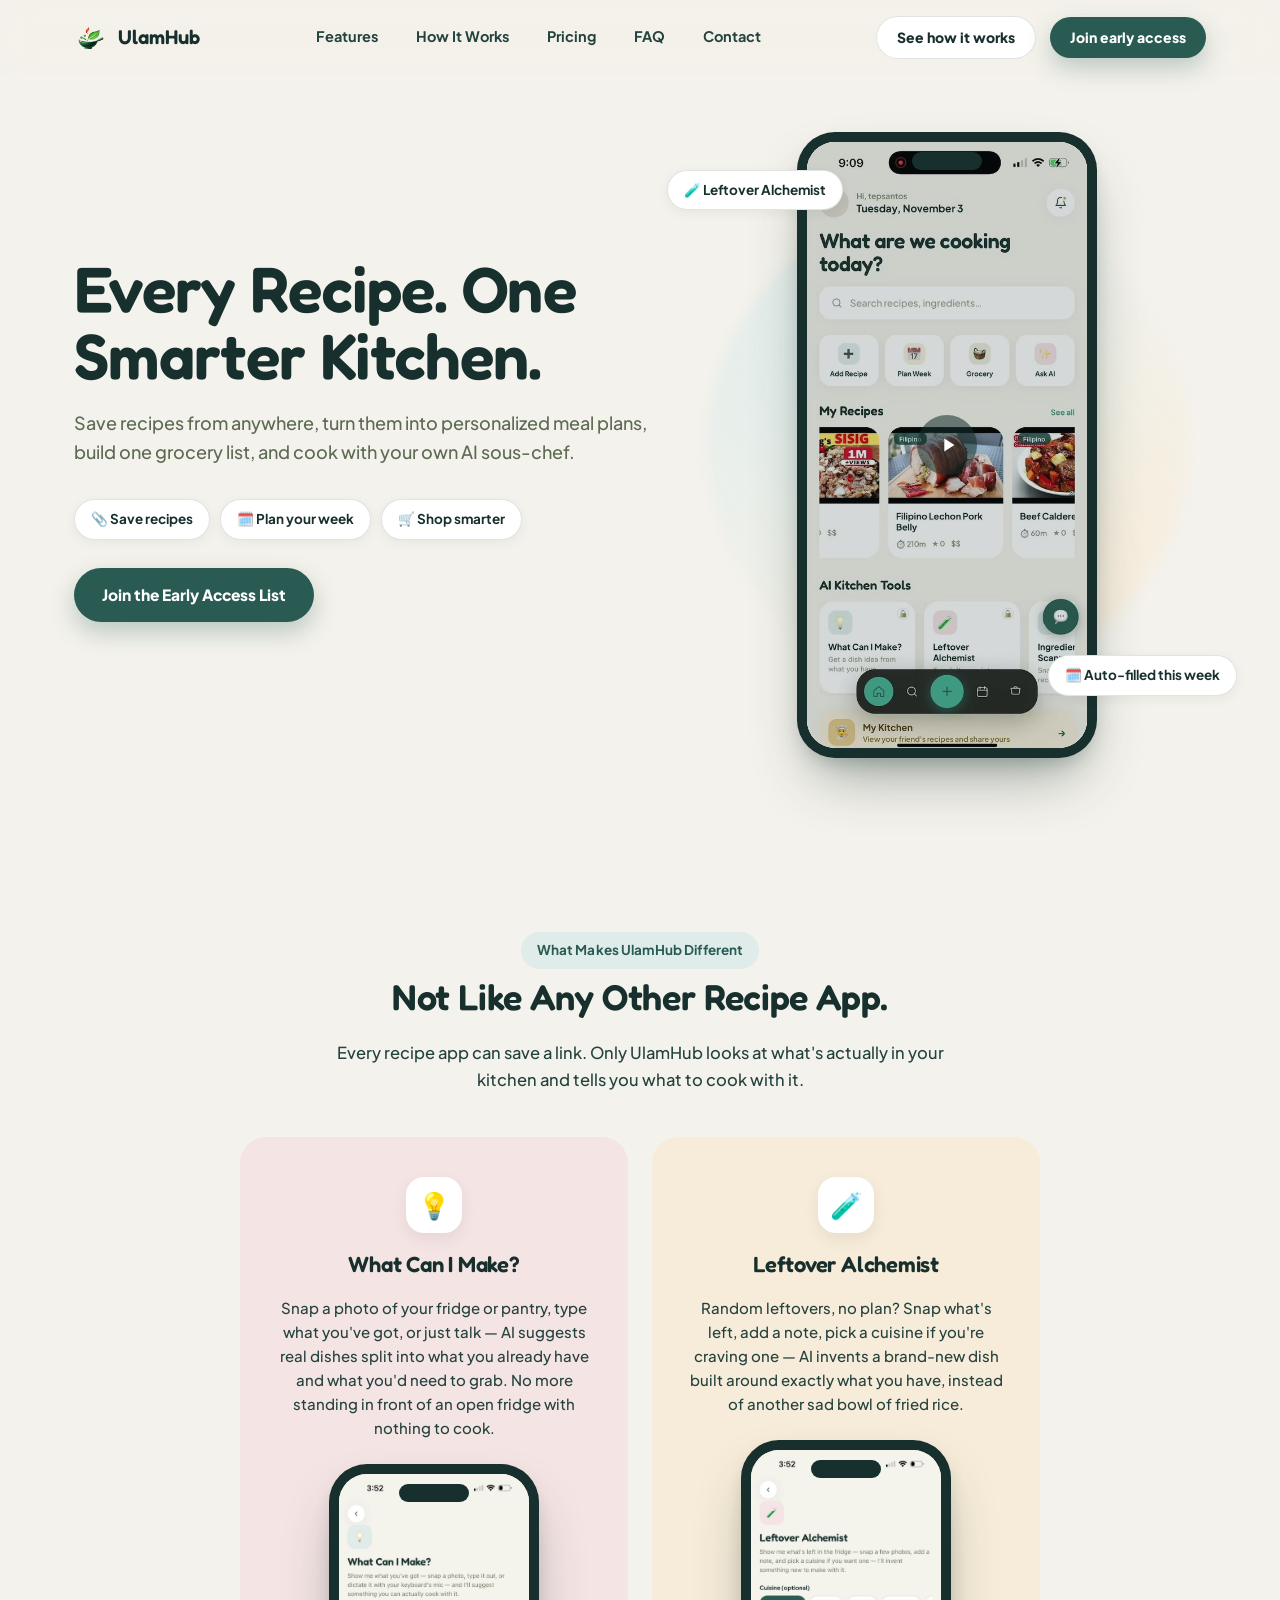
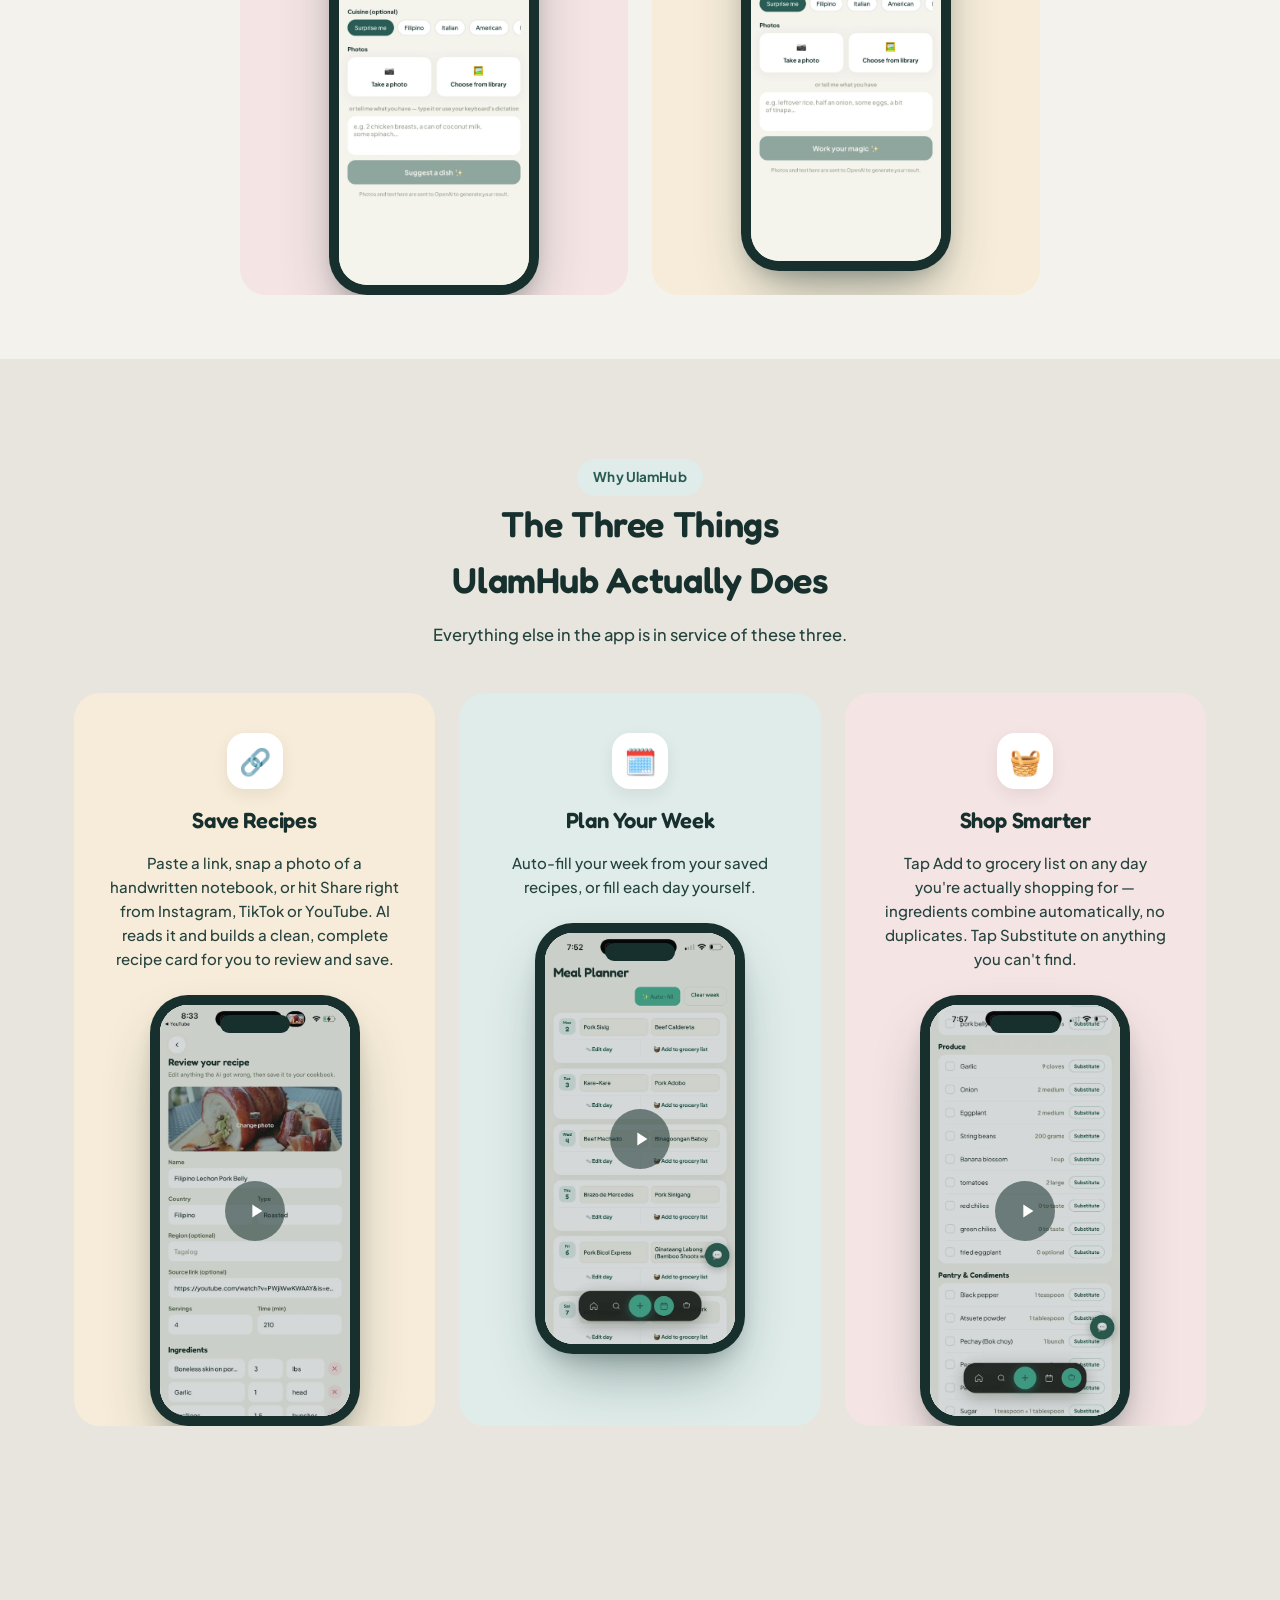
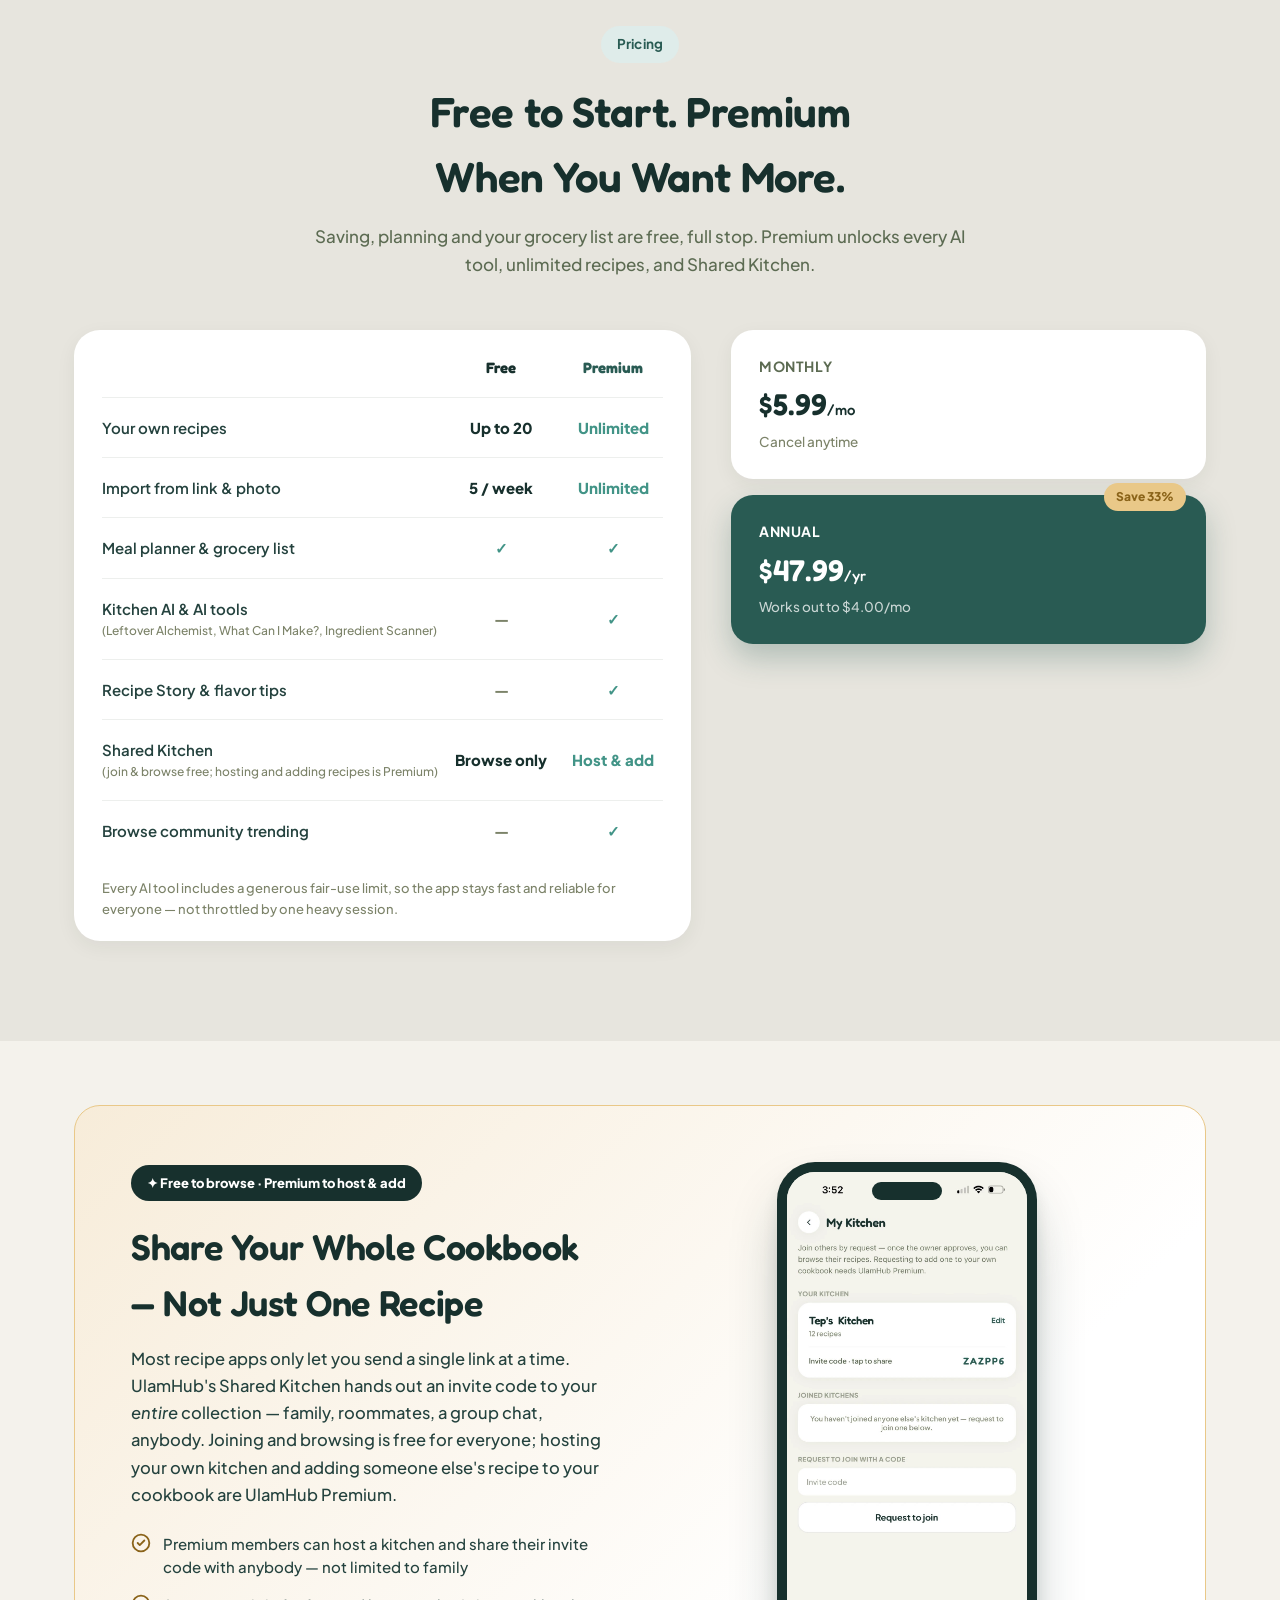
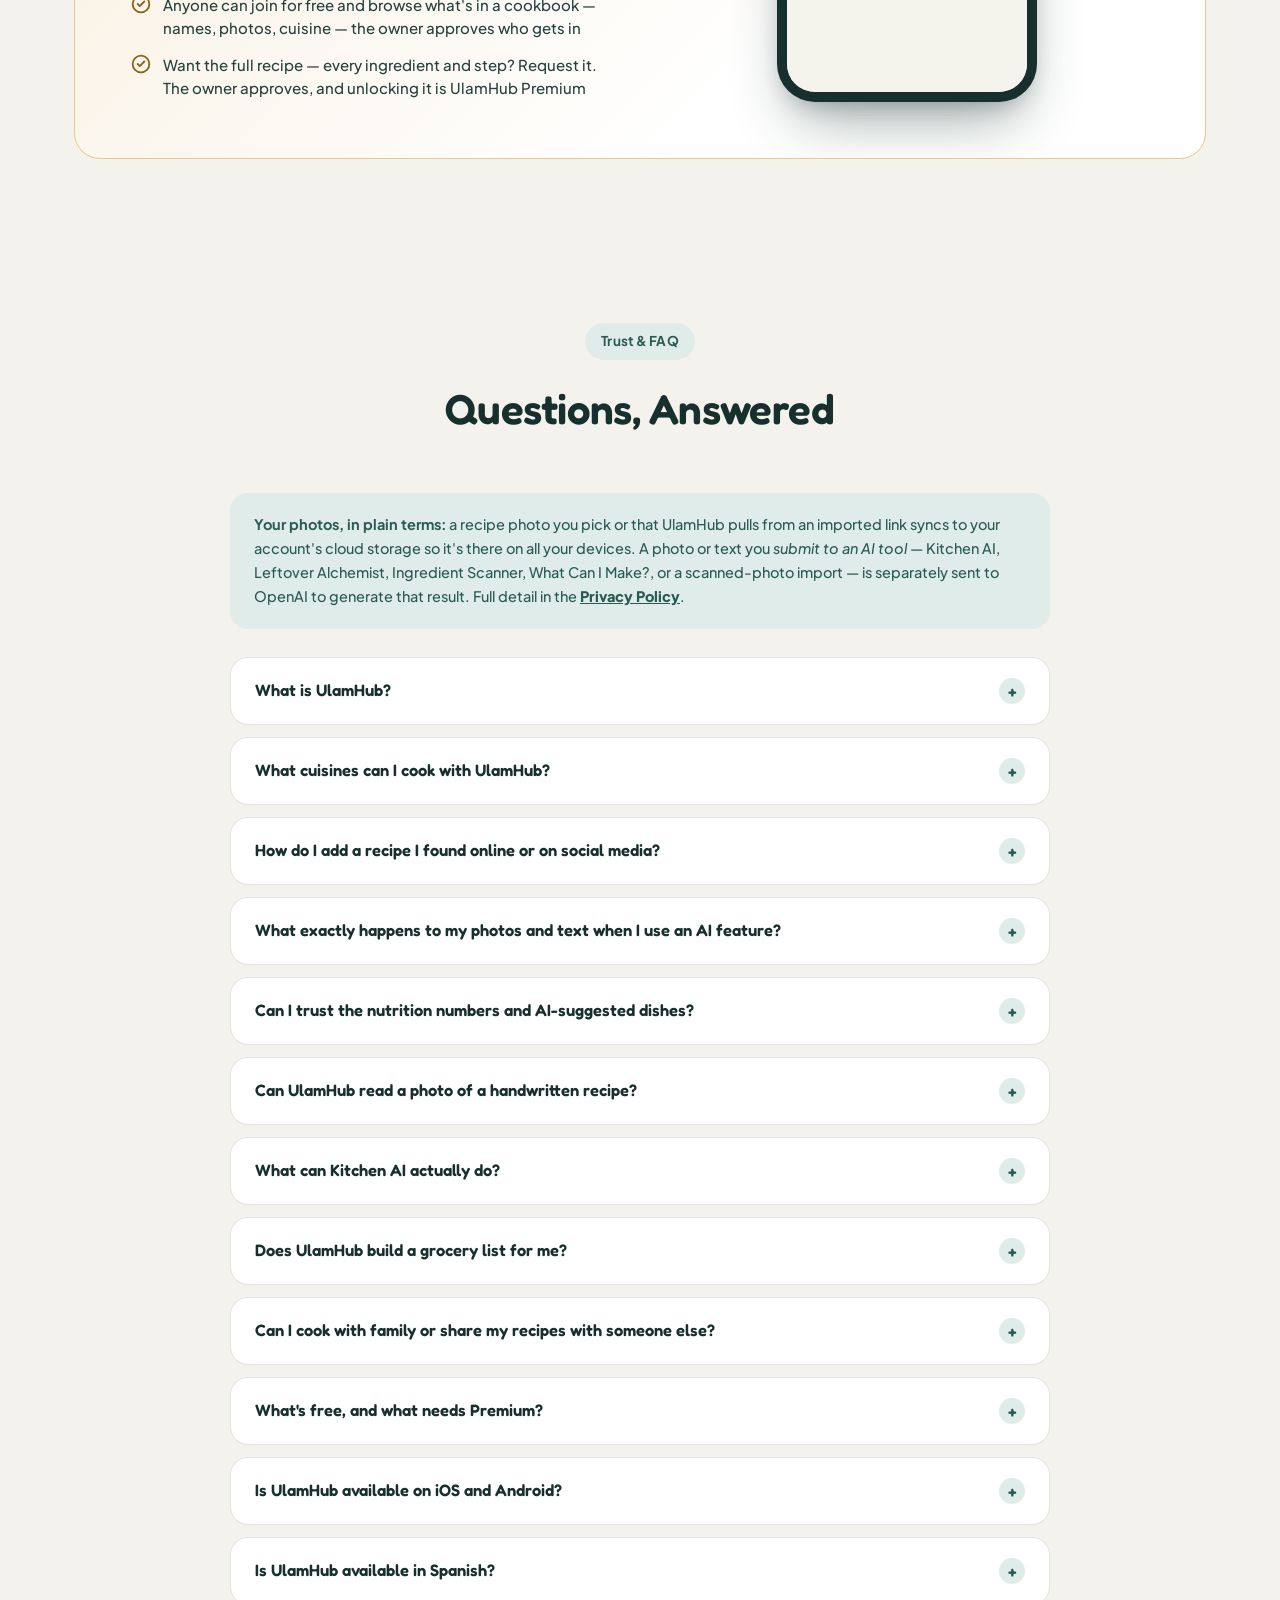
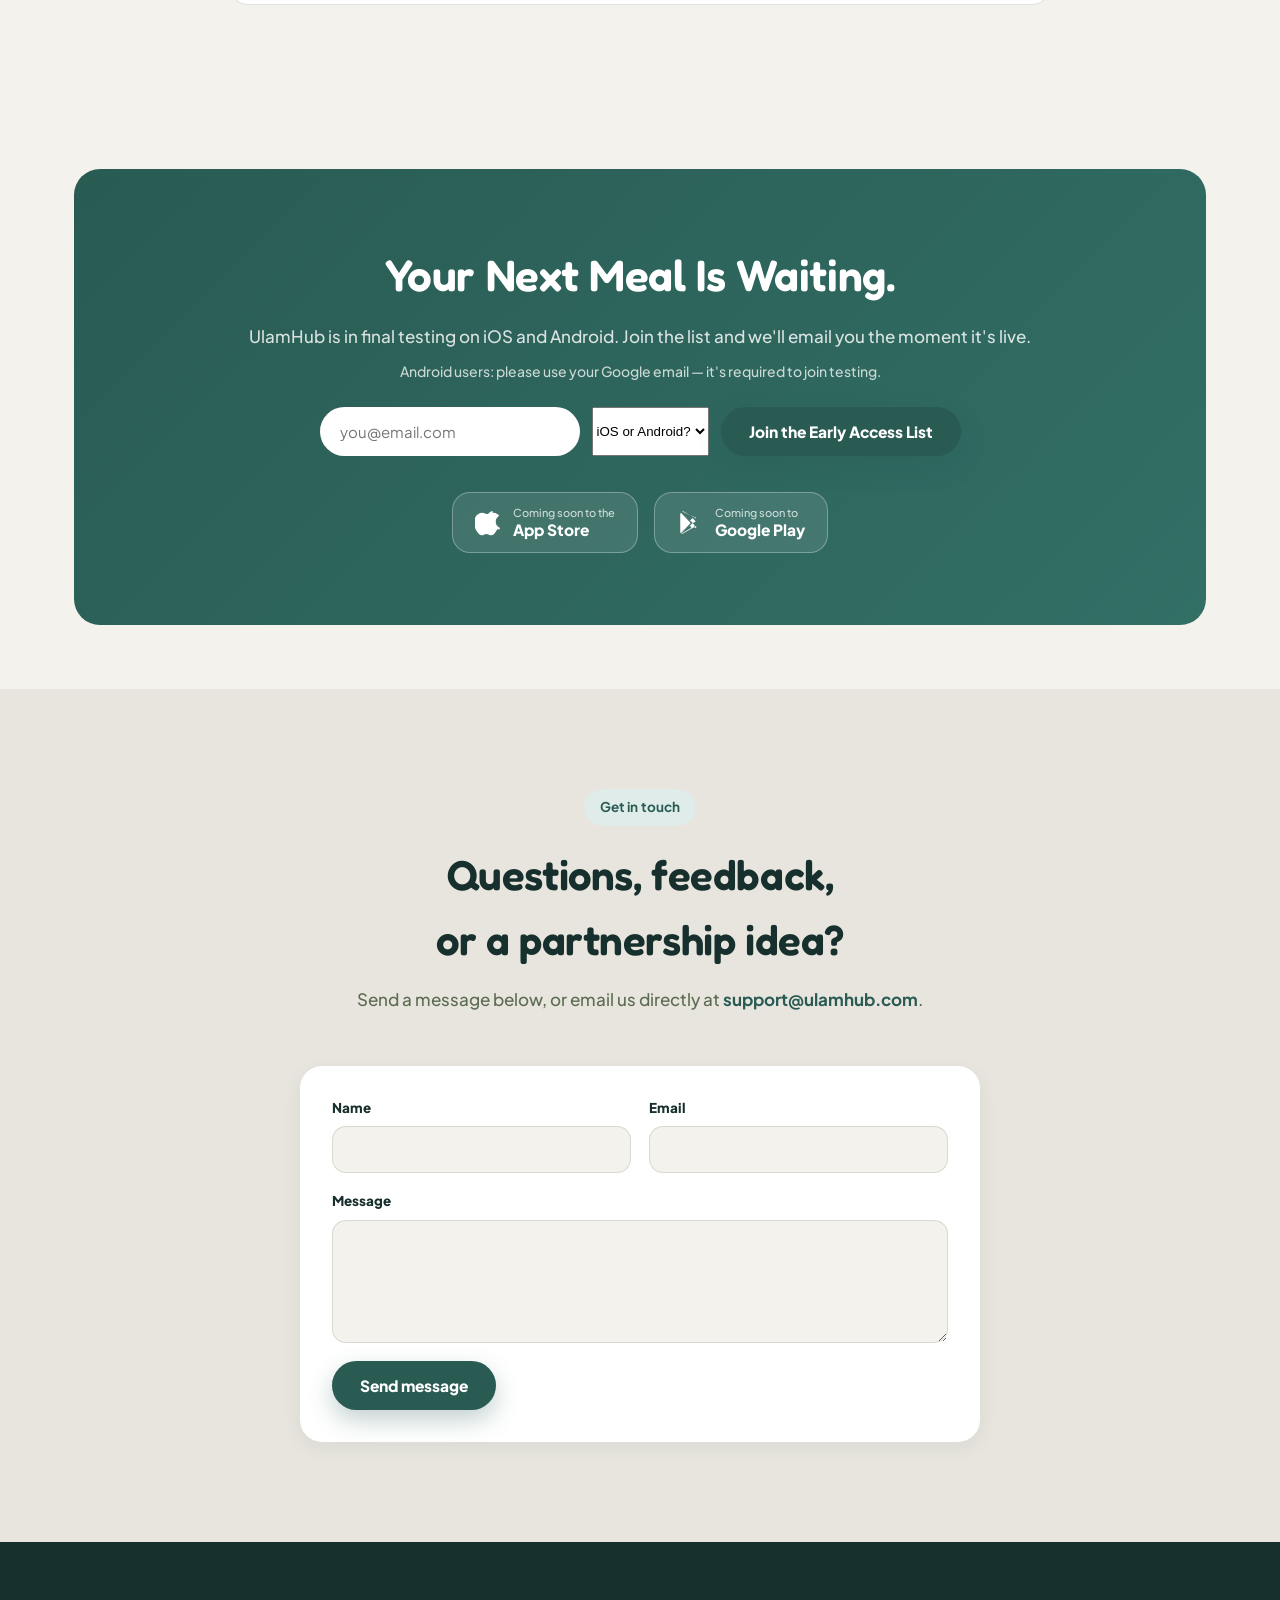
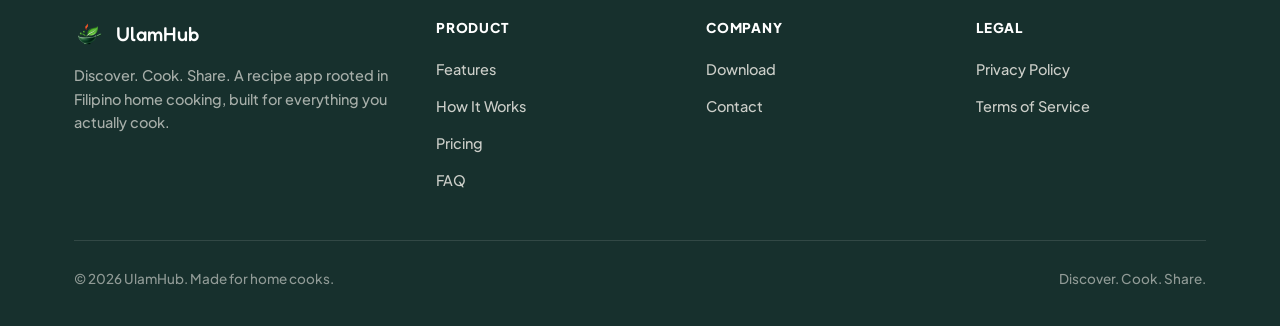
<file: index.html>
<!DOCTYPE html>
<html lang="en">
<head>
<meta charset="UTF-8">
<meta name="viewport" content="width=device-width, initial-scale=1">
<title>UlamHub — Discover. Cook. Share.</title>
<meta name="description" content="UlamHub is a recipe app rooted in Filipino home cooking and built for every cuisine. Import recipes from any link or photo, ask Kitchen AI for help, plan your week, and shop with a grocery list that builds itself.">
<link rel="canonical" href="https://www.ulamhub.com/">

<!-- Open Graph / Twitter -->
<meta property="og:type" content="website">
<meta property="og:site_name" content="UlamHub">
<meta property="og:title" content="UlamHub — Discover. Cook. Share.">
<meta property="og:description" content="A recipe app rooted in Filipino home cooking, built for every cuisine. Import recipes from anywhere, get an AI sous-chef, plan your week, and shop with one smart grocery list.">
<meta property="og:image" content="https://www.ulamhub.com/assets/icons/og-icon.png">
<meta name="twitter:card" content="summary">
<meta name="twitter:title" content="UlamHub — Discover. Cook. Share.">
<meta name="twitter:description" content="A recipe app rooted in Filipino home cooking, built for every cuisine. Import recipes from anywhere, get an AI sous-chef, plan your week, and shop with one smart grocery list.">
<meta name="twitter:image" content="https://www.ulamhub.com/assets/icons/og-icon.png">

<link rel="icon" type="image/png" sizes="32x32" href="assets/icons/favicon-32.png">
<link rel="apple-touch-icon" href="assets/icons/apple-touch-icon.png">

<link rel="preconnect" href="https://fonts.googleapis.com">
<link rel="preconnect" href="https://fonts.gstatic.com" crossorigin>
<link href="https://fonts.googleapis.com/css2?family=Fredoka:wght@500;600&family=Plus+Jakarta+Sans:wght@400;500;600;700;800&display=swap" rel="stylesheet">
<link rel="stylesheet" href="styles.css">

<script type="application/ld+json">
{
  "@context": "https://schema.org",
  "@type": "MobileApplication",
  "name": "UlamHub",
  "operatingSystem": "iOS, Android",
  "applicationCategory": "FoodApplication",
  "description": "UlamHub is a recipe app rooted in Filipino home cooking and built for every cuisine, with AI-assisted recipe import, meal planning, a smart grocery list, and a Kitchen AI cooking assistant.",
  "offers": { "@type": "Offer", "price": "0", "priceCurrency": "USD" }
}
</script>
</head>
<body>
<a class="skip-link" href="#main">Skip to content</a>

<header class="site-nav" id="siteNav">
  <div class="container nav-inner">
    <a class="nav-brand" href="#top">
      <img src="assets/icons/logo-mark.png" alt="" width="34" height="34">
      UlamHub
    </a>
    <nav class="nav-links" aria-label="Primary">
      <a href="#benefits">Features</a>
      <a href="#how-it-works">How It Works</a>
      <a href="#pricing">Pricing</a>
      <a href="#faq">FAQ</a>
      <a href="#contact">Contact</a>
    </nav>
    <div class="nav-cta">
      <a class="btn btn-secondary btn-sm" href="#how-it-works">See how it works</a>
      <a class="btn btn-primary btn-sm" href="#download">Join early access</a>
      <button class="nav-toggle" id="navToggle" aria-expanded="false" aria-controls="mobileMenu" aria-label="Open menu">
        <svg viewBox="0 0 24 24" fill="none" stroke="currentColor" stroke-width="2.2" stroke-linecap="round"><path d="M3 6h18M3 12h18M3 18h18"/></svg>
      </button>
    </div>
  </div>
</header>

<div class="mobile-menu" id="mobileMenu">
  <a href="#benefits">Features</a>
  <a href="#how-it-works">How It Works</a>
  <a href="#pricing">Pricing</a>
  <a href="#faq">FAQ</a>
  <a href="#contact">Contact</a>
  <a class="btn btn-primary" href="#download">Join early access</a>
</div>

<main id="main">

  <!-- HERO -->
  <section class="hero" id="top">
    <div class="container hero-inner">
      <div class="hero-copy">
        <h1>Every Recipe. One Smarter Kitchen.</h1>
        <p class="lede">Save recipes from anywhere, turn them into personalized meal plans, build one grocery list, and cook with your own AI sous-chef.</p>
        <div class="hero-trust" style="margin-bottom:28px;">
          <span class="chip">📎 Save recipes</span>
          <span class="chip">🗓️ Plan your week</span>
          <span class="chip">🛒 Shop smarter</span>
        </div>
        <div class="hero-ctas">
          <a class="btn btn-primary" href="#download">Join the Early Access List</a>
        </div>
      </div>
      <div class="hero-visual">
        <div class="hero-blob" aria-hidden="true"></div>
        <div class="hero-float f1 chip">🧪 Leftover Alchemist</div>
        <div class="hero-float f2 chip">🗓️ Auto-filled this week</div>
        <div class="phone phone-lg">
          <div class="phone-screen">
            <div class="phone-video" data-video-player>
              <video playsinline preload="none" poster="assets/videos/hero-main-poster.jpg" aria-label="Screen recording: scrolling the UlamHub home screen with saved recipes and AI Kitchen Tools, then checking the grocery list">
                <source src="assets/videos/hero-main.mp4" type="video/mp4">
              </video>
              <button type="button" class="phone-video-play" aria-label="Play video">
                <svg viewBox="0 0 24 24" fill="currentColor" width="22" height="22"><path d="M8 5v14l11-7z"/></svg>
              </button>
            </div>
          </div>
        </div>
      </div>
    </div>
  </section>

  <!-- AI DIFFERENTIATOR -->
  <section class="section-pad-sm" id="differentiator" aria-labelledby="differentiator-heading">
    <div class="container">
      <div class="ai-duo-head reveal">
        <span class="eyebrow">What Makes UlamHub Different</span>
        <h2 id="differentiator-heading">Not Like Any Other Recipe App.</h2>
        <p>Every recipe app can save a link. Only UlamHub looks at what's actually in your kitchen and tells you what to cook with it.</p>
      </div>
      <div class="ai-duo-grid ai-duo-grid-2">

        <div class="ai-duo-card reveal" style="background:var(--coral-bg);">
          <div class="ai-duo-icon" style="background:var(--white);">💡</div>
          <h3>What Can I Make?</h3>
          <p>Snap a photo of your fridge or pantry, type what you've got, or just talk — AI suggests real dishes split into what you already have and what you'd need to grab. No more standing in front of an open fridge with nothing to cook.</p>
          <div class="phone phone-sm">
            <div class="phone-screen"><img src="assets/screenshots/what-can-i-make-howto.jpg" alt="What Can I Make? screen with cuisine chips and Take a photo / Choose from library buttons" loading="lazy" width="210" height="455"></div>
          </div>
        </div>

        <div class="ai-duo-card reveal" style="background:var(--gold-bg);">
          <div class="ai-duo-icon" style="background:var(--white);">🧪</div>
          <h3>Leftover Alchemist</h3>
          <p>Random leftovers, no plan? Snap what's left, add a note, pick a cuisine if you're craving one — AI invents a brand-new dish built around exactly what you have, instead of another sad bowl of fried rice.</p>
          <div class="phone phone-sm">
            <div class="phone-screen"><img src="assets/screenshots/leftover-alchemist-howto.jpg" alt="Leftover Alchemist screen with cuisine chips and Take a photo / Choose from library buttons" loading="lazy" width="210" height="455"></div>
          </div>
        </div>

      </div>
    </div>
  </section>

  <!-- THREE SIGNATURE BENEFITS -->
  <section class="section-pad bg-deep" id="benefits" aria-labelledby="benefits-heading">
    <div class="container">
      <div class="ai-duo-head reveal">
        <span class="eyebrow">Why UlamHub</span>
        <h2 id="benefits-heading">The Three Things UlamHub Actually Does</h2>
        <p>Everything else in the app is in service of these three.</p>
      </div>
      <div class="ai-duo-grid">

        <div class="ai-duo-card reveal" style="background:var(--gold-bg);">
          <div class="ai-duo-icon" style="background:var(--white);">🔗</div>
          <h3>Save Recipes</h3>
          <p>Paste a link, snap a photo of a handwritten notebook, or hit Share right from Instagram, TikTok or YouTube. AI reads it and builds a clean, complete recipe card for you to review and save.</p>
          <div class="phone phone-sm">
            <div class="phone-screen">
              <div class="phone-video" data-video-player>
                <video playsinline preload="none" poster="assets/videos/save-recipe-poster.jpg" aria-label="Screen recording: sharing a YouTube recipe video to UlamHub, AI building the recipe card, and the finished saved recipe">
                  <source src="assets/videos/save-recipe.mp4" type="video/mp4">
                </video>
                <button type="button" class="phone-video-play" aria-label="Play video">
                  <svg viewBox="0 0 24 24" fill="currentColor" width="22" height="22"><path d="M8 5v14l11-7z"/></svg>
                </button>
              </div>
            </div>
          </div>
        </div>

        <div class="ai-duo-card reveal" style="background:var(--mint);">
          <div class="ai-duo-icon" style="background:var(--white);">🗓️</div>
          <h3>Plan Your Week</h3>
          <p>Auto-fill your week from your saved recipes, or fill each day yourself.</p>
          <div class="phone phone-sm">
            <div class="phone-screen">
              <div class="phone-video" data-video-player>
                <video playsinline preload="none" poster="assets/videos/plan-week-poster.jpg" aria-label="Screen recording: tapping Auto-fill on the Meal Planner to fill the week with dishes, then opening the grocery list">
                  <source src="assets/videos/plan-week.mp4" type="video/mp4">
                </video>
                <button type="button" class="phone-video-play" aria-label="Play video">
                  <svg viewBox="0 0 24 24" fill="currentColor" width="22" height="22"><path d="M8 5v14l11-7z"/></svg>
                </button>
              </div>
            </div>
          </div>
        </div>

        <div class="ai-duo-card reveal" style="background:var(--coral-bg);">
          <div class="ai-duo-icon" style="background:var(--white);">🧺</div>
          <h3>Shop Smarter</h3>
          <p>Tap Add to grocery list on any day you're actually shopping for — ingredients combine automatically, no duplicates. Tap Substitute on anything you can't find.</p>
          <div class="phone phone-sm">
            <div class="phone-screen">
              <div class="phone-video" data-video-player>
                <video playsinline preload="none" poster="assets/videos/shop-smarter-poster.jpg" aria-label="Screen recording: browsing the combined grocery list grouped by category and tapping Substitute on an ingredient">
                  <source src="assets/videos/shop-smarter.mp4" type="video/mp4">
                </video>
                <button type="button" class="phone-video-play" aria-label="Play video">
                  <svg viewBox="0 0 24 24" fill="currentColor" width="22" height="22"><path d="M8 5v14l11-7z"/></svg>
                </button>
              </div>
            </div>
          </div>
        </div>

      </div>
    </div>
  </section>


  <!-- FREE VS PREMIUM -->
  <section class="section-pad bg-deep" id="pricing" aria-labelledby="pricing-heading">
    <div class="container">
      <div class="section-head reveal">
        <span class="eyebrow">Pricing</span>
        <h2 id="pricing-heading">Free to Start. Premium When You Want More.</h2>
        <p>Saving, planning and your grocery list are free, full stop. Premium unlocks every AI tool, unlimited recipes, and Shared Kitchen.</p>
      </div>

      <div class="plan-section reveal">
        <div class="plan-table" role="table" aria-label="Free versus Premium features">
          <div class="plan-row plan-row-head" role="row">
            <span role="columnheader"></span>
            <span role="columnheader">Free</span>
            <span role="columnheader">Premium</span>
          </div>
          <div class="plan-row" role="row">
            <span role="cell">Your own recipes</span>
            <span role="cell">Up to 20</span>
            <span role="cell" class="is-yes">Unlimited</span>
          </div>
          <div class="plan-row" role="row">
            <span role="cell">Import from link &amp; photo</span>
            <span role="cell">5 / week</span>
            <span role="cell" class="is-yes">Unlimited</span>
          </div>
          <div class="plan-row" role="row">
            <span role="cell">Meal planner &amp; grocery list</span>
            <span role="cell" class="is-yes">✓</span>
            <span role="cell" class="is-yes">✓</span>
          </div>
          <div class="plan-row" role="row">
            <span role="cell">Kitchen AI &amp; AI tools <small>(Leftover Alchemist, What Can I Make?, Ingredient Scanner)</small></span>
            <span role="cell" class="is-no">—</span>
            <span role="cell" class="is-yes">✓</span>
          </div>
          <div class="plan-row" role="row">
            <span role="cell">Recipe Story &amp; flavor tips</span>
            <span role="cell" class="is-no">—</span>
            <span role="cell" class="is-yes">✓</span>
          </div>
          <div class="plan-row" role="row">
            <span role="cell">Shared Kitchen <small>(join &amp; browse free; hosting and adding recipes is Premium)</small></span>
            <span role="cell">Browse only</span>
            <span role="cell" class="is-yes">Host &amp; add</span>
          </div>
          <div class="plan-row" role="row">
            <span role="cell">Browse community trending</span>
            <span role="cell" class="is-no">—</span>
            <span role="cell" class="is-yes">✓</span>
          </div>
          <p class="plan-footnote">Every AI tool includes a generous fair-use limit, so the app stays fast and reliable for everyone — not throttled by one heavy session.</p>
        </div>

        <div class="plan-pricing">
          <div class="price-card">
            <span class="price-period">Monthly</span>
            <span class="price-amount">$5.99<small>/mo</small></span>
            <span class="price-note">Cancel anytime</span>
          </div>
          <div class="price-card is-featured">
            <span class="price-badge">Save 33%</span>
            <span class="price-period">Annual</span>
            <span class="price-amount">$47.99<small>/yr</small></span>
            <span class="price-note">Works out to $4.00/mo</span>
          </div>
        </div>
      </div>
    </div>
  </section>

  <!-- SHARED KITCHEN SPOTLIGHT -->
  <section class="section-pad-sm" id="shared-kitchen" aria-labelledby="spotlight-heading">
    <div class="container">
      <div class="spotlight reveal">
        <div>
          <span class="spotlight-ribbon">✦ Free to browse · Premium to host &amp; add</span>
          <h2 id="spotlight-heading">Share Your Whole Cookbook — Not Just One Recipe</h2>
          <p class="spotlight-lede">Most recipe apps only let you send a single link at a time. UlamHub's Shared Kitchen hands out an invite code to your <em>entire</em> collection — family, roommates, a group chat, anybody. Joining and browsing is free for everyone; hosting your own kitchen and adding someone else's recipe to your cookbook are UlamHub Premium.</p>
          <div class="spotlight-points">
            <div class="spotlight-point">
              <svg viewBox="0 0 24 24" fill="none" stroke="currentColor" stroke-width="2.2" stroke-linecap="round" stroke-linejoin="round"><circle cx="12" cy="12" r="10"/><path d="M8 12l2.5 2.5L16 9"/></svg>
              <span>Premium members can host a kitchen and share their invite code with anybody — not limited to family</span>
            </div>
            <div class="spotlight-point">
              <svg viewBox="0 0 24 24" fill="none" stroke="currentColor" stroke-width="2.2" stroke-linecap="round" stroke-linejoin="round"><circle cx="12" cy="12" r="10"/><path d="M8 12l2.5 2.5L16 9"/></svg>
              <span>Anyone can join for free and browse what's in a cookbook — names, photos, cuisine — the owner approves who gets in</span>
            </div>
            <div class="spotlight-point">
              <svg viewBox="0 0 24 24" fill="none" stroke="currentColor" stroke-width="2.2" stroke-linecap="round" stroke-linejoin="round"><circle cx="12" cy="12" r="10"/><path d="M8 12l2.5 2.5L16 9"/></svg>
              <span>Want the full recipe — every ingredient and step? Request it. The owner approves, and unlocking it is UlamHub Premium</span>
            </div>
          </div>
        </div>
        <div class="spotlight-visual">
          <div class="phone">
            <div class="phone-screen"><img src="assets/screenshots/kitchen-shared-v2.jpg" alt="My Kitchen screen showing Tep's Kitchen with 12 recipes, an invite code to share, and a field to request to join another kitchen" loading="lazy" width="260" height="563"></div>
          </div>
        </div>
      </div>
    </div>
  </section>

  <!-- TRUST & FAQ -->
  <section class="section-pad" id="faq" aria-labelledby="faq-heading">
    <div class="container">
      <div class="section-head reveal">
        <span class="eyebrow">Trust &amp; FAQ</span>
        <h2 id="faq-heading">Questions, Answered</h2>
      </div>

      <div class="trust-note reveal">
        <p><strong>Your photos, in plain terms:</strong> a recipe photo you pick or that UlamHub pulls from an imported link syncs to your account's cloud storage so it's there on all your devices. A photo or text you <em>submit to an AI tool</em> — Kitchen AI, Leftover Alchemist, Ingredient Scanner, What Can I Make?, or a scanned-photo import — is separately sent to OpenAI to generate that result. Full detail in the <a href="privacy.html">Privacy Policy</a>.</p>
      </div>

      <div class="faq-list reveal">

        <details class="faq-item">
          <summary>What is UlamHub?<span class="faq-plus">+</span></summary>
          <div class="faq-body">UlamHub is a recipe app rooted in Filipino home cooking and built for every cuisine. You can save recipes from anywhere, get help from an AI sous-chef, plan your week, and shop with a grocery list that builds itself.</div>
        </details>

        <details class="faq-item">
          <summary>What cuisines can I cook with UlamHub?<span class="faq-plus">+</span></summary>
          <div class="faq-body">Filipino, Italian, American, Mexican, Japanese, Indian, Chinese, Greek, Thai, Korean, Vietnamese, French, Spanish and Lebanese are all built into Explore today — browse by cuisine or search for a specific dish or ingredient.</div>
        </details>

        <details class="faq-item">
          <summary>How do I add a recipe I found online or on social media?<span class="faq-plus">+</span></summary>
          <div class="faq-body">The fast way: right from the post or video, tap <strong>Share</strong> and choose <strong>UlamHub</strong> — the app opens straight into the import, link already in hand. Or do it manually: from Add Recipe, choose Import from link and paste a URL from Instagram, TikTok, YouTube, or a blog. Either way, AI reads the content and builds a clean recipe card you can review and save — and if the source has its own photo, UlamHub pulls that in too.</div>
        </details>

        <details class="faq-item">
          <summary>What exactly happens to my photos and text when I use an AI feature?<span class="faq-plus">+</span></summary>
          <div class="faq-body">It's sent to OpenAI, which generates the recipe, suggestion, or answer and sends it back — we don't use it to train any model. This is separate from a recipe's own photo (one you pick, or one pulled from an imported link), which stays tied to that recipe in your account's cloud storage rather than being sent anywhere else. See the <a href="privacy.html">Privacy Policy</a> for the full breakdown by feature.</div>
        </details>

        <details class="faq-item">
          <summary>Can I trust the nutrition numbers and AI-suggested dishes?<span class="faq-plus">+</span></summary>
          <div class="faq-body">Treat them as a helpful estimate, not verified medical or dietary advice. AI can make mistakes — including about ingredient substitutions, quantities, and allergens — so always use your own judgment before cooking or serving anything it suggests, especially around food safety and allergies.</div>
        </details>

        <details class="faq-item">
          <summary>Can UlamHub read a photo of a handwritten recipe?<span class="faq-plus">+</span></summary>
          <div class="faq-body">Yes — choose Scan a photo from Add Recipe and AI reads a handwritten or printed recipe straight from the photo.</div>
        </details>

        <details class="faq-item">
          <summary>What can Kitchen AI actually do?<span class="faq-plus">+</span></summary>
          <div class="faq-body">Kitchen AI is a chat assistant inside the app — ask it what to cook with what you have, have it plan your week to a budget, or ask it a cooking question, by text or voice.</div>
        </details>

        <details class="faq-item">
          <summary>Does UlamHub build a grocery list for me?<span class="faq-plus">+</span></summary>
          <div class="faq-body">It builds the list you ask it to. Tap Add to grocery list on any day in your Meal Planner, and that day's ingredients merge in — the same ingredient from multiple days combines into one line instead of listing twice. Nothing gets added automatically. Each item has a Substitute button, and Cooking Abroad mode adds substitutes plus the nearest specialty store.</div>
        </details>

        <details class="faq-item">
          <summary>Can I cook with family or share my recipes with someone else?<span class="faq-plus">+</span></summary>
          <div class="faq-body">Yes — joining and browsing a Shared Kitchen is free for everyone. With UlamHub Premium, you can host your own kitchen and hand out an invite code; anyone who joins (free or Premium) can browse what's there, but actually adding a recipe to your own cookbook — yours or theirs — needs Premium and the owner's approval, request by request.</div>
        </details>

        <details class="faq-item">
          <summary>What's free, and what needs Premium?<span class="faq-plus">+</span></summary>
          <div class="faq-body">Free covers saving up to 20 of your own recipes, 5 AI imports (link or photo) a week, meal planning, your grocery list, and joining/browsing a Shared Kitchen — no time limit, no trial clock. Premium ($5.99/mo or $47.99/yr) removes the recipe cap and import limit and unlocks every AI tool, Recipe Story, hosting a Shared Kitchen and adding recipes from one, and community trending. See the full breakdown above in Pricing.</div>
        </details>

        <details class="faq-item">
          <summary>Is UlamHub available on iOS and Android?<span class="faq-plus">+</span></summary>
          <div class="faq-body">UlamHub is built for both and is currently in final testing — join the early access list above and we'll let you know the moment it's live.</div>
        </details>

        <details class="faq-item">
          <summary>Is UlamHub available in Spanish?<span class="faq-plus">+</span></summary>
          <div class="faq-body">Yes — open Profile → Preferences → Language to switch the whole app between English and Español. Cuisine names and recipe content stay as originally written so nothing gets lost in translation.</div>
        </details>

      </div>
    </div>
  </section>

  <!-- DOWNLOAD / EARLY ACCESS CTA -->
  <section class="section-pad-sm" id="download" aria-labelledby="download-heading">
    <div class="container">
      <div class="cta-banner reveal">
        <h2 id="download-heading">Your Next Meal Is Waiting.</h2>
        <p>UlamHub is in final testing on iOS and Android. Join the list and we'll email you the moment it's live.</p>
        <p class="form-note">Android users: please use your Google email — it's required to join testing.</p>
        <form class="early-access-form" id="earlyAccessForm" action="/api/early-access" method="POST">
          <input type="email" name="email" placeholder="you@email.com" aria-label="Email address" autocomplete="email" required>
          <select name="platform" aria-label="Your device" required>
            <option value="" disabled selected>iOS or Android?</option>
            <option value="iOS">iOS</option>
            <option value="Android">Android</option>
          </select>
          <input type="hidden" name="_subject" value="UlamHub early access signup">
          <input type="text" name="_gotcha" style="display:none" tabindex="-1" autocomplete="off">
          <button type="submit" class="btn btn-primary" id="earlyAccessSubmit">Join the Early Access List</button>
        </form>
        <p class="contact-status" id="earlyAccessStatus" role="status" aria-live="polite" style="margin-top:14px;"></p>
        <div class="store-badges" style="margin-top:28px;">
          <span class="store-badge" aria-label="Coming soon to the App Store">
            <svg viewBox="0 0 24 24" fill="currentColor"><path d="M16.365 1.43c0 1.14-.448 2.056-1.17 2.72-.823.763-2.023 1.33-3.04 1.252-.12-1.1.46-2.267 1.166-2.98.79-.8 2.123-1.39 3.044-1.43zm4.11 16.33c-.36.84-.79 1.65-1.32 2.4-.73 1.03-1.33 1.75-1.8 2.16-.72.65-1.5.98-2.33.998-.6.02-1.32-.17-2.16-.57-.84-.4-1.6-.59-2.3-.58-.73.02-1.5.2-2.33.6-.83.4-1.5.6-2.03.61-.78.03-1.56-.3-2.33-1.0-.5-.44-1.13-1.19-1.9-2.26-.82-1.14-1.5-2.47-2.03-3.98-.57-1.63-.86-3.2-.86-4.72 0-1.73.37-3.23 1.12-4.48A6.6 6.6 0 0 1 3.5 3.5a6.3 6.3 0 0 1 3.22-.91c.66 0 1.52.2 2.6.6s1.78.6 2.1.6c.24 0 1.04-.23 2.38-.69 1.27-.43 2.33-.6 3.2-.54 2.37.19 4.14 1.13 5.32 2.82-2.12 1.29-3.18 3.1-3.16 5.42.02 1.81.68 3.31 1.97 4.5.59.56 1.24.99 1.97 1.3-.16.46-.33.9-.52 1.33z"/></svg>
            <span class="store-label"><span class="store-sub">Coming soon to the</span><span class="store-main">App Store</span></span>
          </span>
          <span class="store-badge" aria-label="Coming soon to Google Play">
            <svg viewBox="0 0 24 24" fill="currentColor"><path d="M3.6 2.6c-.4.3-.6.8-.6 1.4v16c0 .6.2 1.1.6 1.4l9-9.4-9-9.4zm11 9.4l2.7-1.5-2.95-3.07L12 9.8l2.6 2.2zm0 0L12 14.2l1.35 2.37L16.7 15 14.6 12zm3.1-4.95L4.8 1.3c.4-.2.9-.2 1.3 0l11.3 6.3-2.7 1.4zm0 9.9l-2.7-1.4-11.3 6.3c.4.25.9.2 1.3 0l12.7-7.1z"/></svg>
            <span class="store-label"><span class="store-sub">Coming soon to</span><span class="store-main">Google Play</span></span>
          </span>
        </div>
      </div>
    </div>
  </section>

  <!-- CONTACT -->
  <section class="section-pad bg-deep" id="contact" aria-labelledby="contact-heading">
    <div class="container">
      <div class="section-head reveal">
        <span class="eyebrow">Get in touch</span>
        <h2 id="contact-heading">Questions, feedback, or a partnership idea?</h2>
        <p>Send a message below, or email us directly at <a href="mailto:support@ulamhub.com" style="color:var(--green); font-weight:700;">support@ulamhub.com</a>.</p>
      </div>

      <form class="contact-form reveal" id="contactForm" action="/api/contact" method="POST">
        <div class="contact-row">
          <div class="field">
            <label for="contactName">Name</label>
            <input type="text" id="contactName" name="name" autocomplete="name" required>
          </div>
          <div class="field">
            <label for="contactEmail">Email</label>
            <input type="email" id="contactEmail" name="email" autocomplete="email" required>
          </div>
        </div>
        <div class="field">
          <label for="contactMessage">Message</label>
          <textarea id="contactMessage" name="message" rows="5" required></textarea>
        </div>
        <!-- Formspree's spam honeypot — real visitors never see or fill this. -->
        <input type="text" name="_gotcha" style="display:none" tabindex="-1" autocomplete="off">
        <div class="contact-submit-row">
          <button type="submit" class="btn btn-primary" id="contactSubmit">Send message</button>
          <p class="contact-status" id="contactStatus" role="status" aria-live="polite"></p>
        </div>
      </form>
    </div>
  </section>

</main>

<footer class="site-footer">
  <div class="container">
    <div class="footer-grid">
      <div>
        <div class="footer-brand"><img src="assets/icons/logo-mark.png" alt="" width="32" height="32">UlamHub</div>
        <p class="footer-tagline">Discover. Cook. Share. A recipe app rooted in Filipino home cooking, built for everything you actually cook.</p>
      </div>
      <div class="footer-col">
        <h4>Product</h4>
        <ul>
          <li><a href="#benefits">Features</a></li>
          <li><a href="#how-it-works">How It Works</a></li>
          <li><a href="#pricing">Pricing</a></li>
          <li><a href="#faq">FAQ</a></li>
        </ul>
      </div>
      <div class="footer-col">
        <h4>Company</h4>
        <ul>
          <li><a href="#download">Download</a></li>
          <li><a href="#contact">Contact</a></li>
        </ul>
      </div>
      <div class="footer-col">
        <h4>Legal</h4>
        <ul>
          <li><a href="privacy.html">Privacy Policy</a></li>
          <li><a href="terms.html">Terms of Service</a></li>
        </ul>
      </div>
    </div>
    <div class="footer-bottom">
      <span>© 2026 UlamHub. Made for home cooks.</span>
      <span>Discover. Cook. Share.</span>
    </div>
  </div>
</footer>

<script src="script.js"></script>
</body>
</html>
</file>
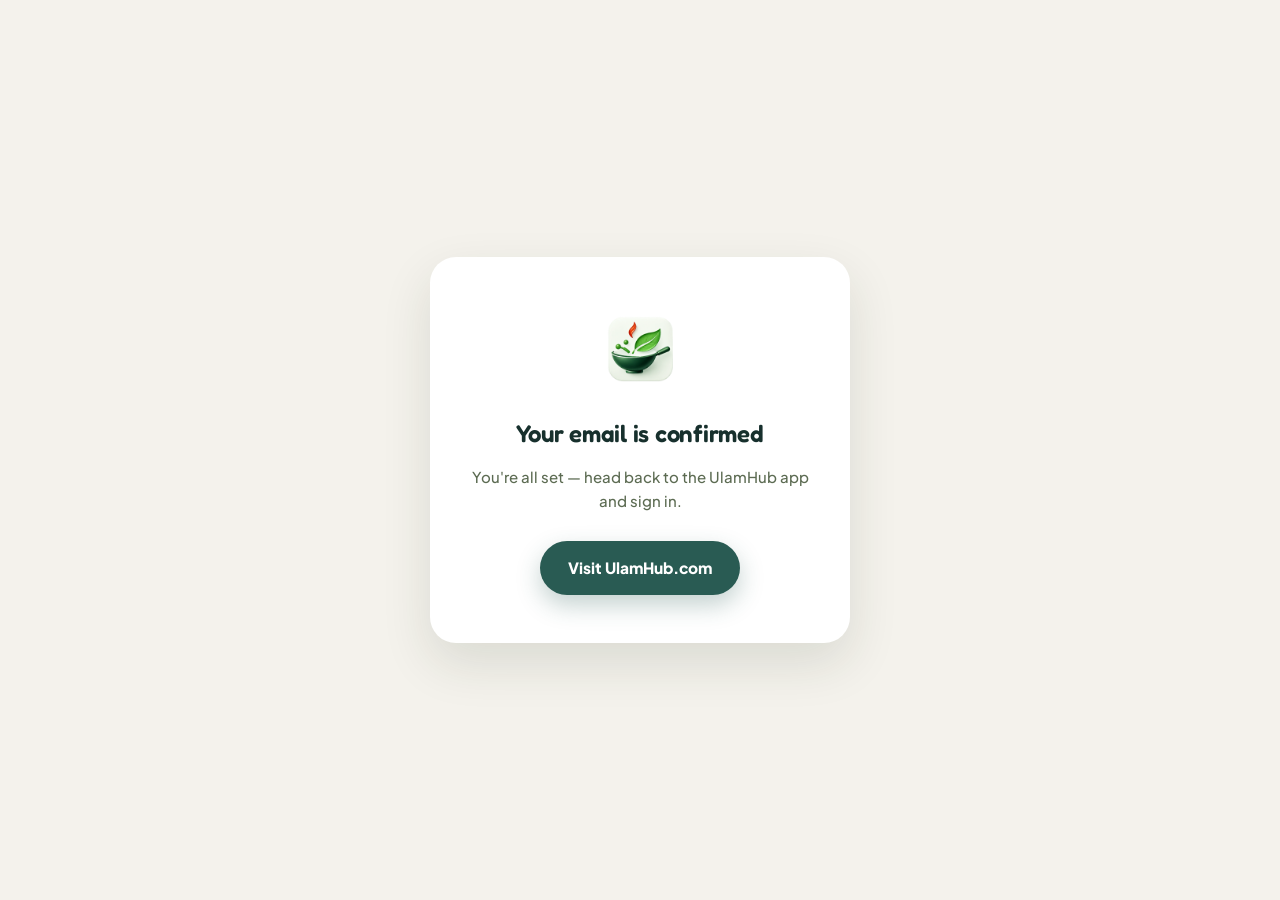
<file: auth/confirmed/index.html>
<!DOCTYPE html>
<html lang="en">
<head>
<meta charset="UTF-8">
<meta name="viewport" content="width=device-width, initial-scale=1">
<title>Email confirmed — UlamHub</title>
<meta name="robots" content="noindex">
<link rel="icon" type="image/png" sizes="32x32" href="../../assets/icons/favicon-32.png">
<link rel="apple-touch-icon" href="../../assets/icons/apple-touch-icon.png">
<link rel="preconnect" href="https://fonts.googleapis.com">
<link rel="preconnect" href="https://fonts.gstatic.com" crossorigin>
<link href="https://fonts.googleapis.com/css2?family=Fredoka:wght@500;600&family=Plus+Jakarta+Sans:wght@400;500;600;700;800&display=swap" rel="stylesheet">
<link rel="stylesheet" href="../../styles.css">
<style>
  .confirm-wrap { min-height: 100vh; display: flex; align-items: center; justify-content: center; padding: 24px; }
  .confirm-card { max-width: 420px; width: 100%; background: var(--white); border-radius: var(--r-xxl); padding: 48px 36px; text-align: center; box-shadow: 0 20px 50px rgba(35,51,28,0.12); }
  .confirm-logo { width: 88px; height: 88px; border-radius: var(--r-lg); margin: 0 auto 22px; display: block; }
  .confirm-card h1 { font-size: 24px; margin-bottom: 12px; }
  .confirm-card p { font-size: 15px; color: var(--sage-text); line-height: 1.6; margin-bottom: 28px; }
</style>
</head>
<body style="background: var(--cream);">

<main class="confirm-wrap">
  <div class="confirm-card">
    <img class="confirm-logo" src="../../assets/icons/email-logo.png" alt="" width="88" height="88">
    <h1>Your email is confirmed</h1>
    <p>You're all set — head back to the UlamHub app and sign in.</p>
    <a class="btn btn-primary" href="https://www.ulamhub.com">Visit UlamHub.com</a>
  </div>
</main>

</body>
</html>
</file>
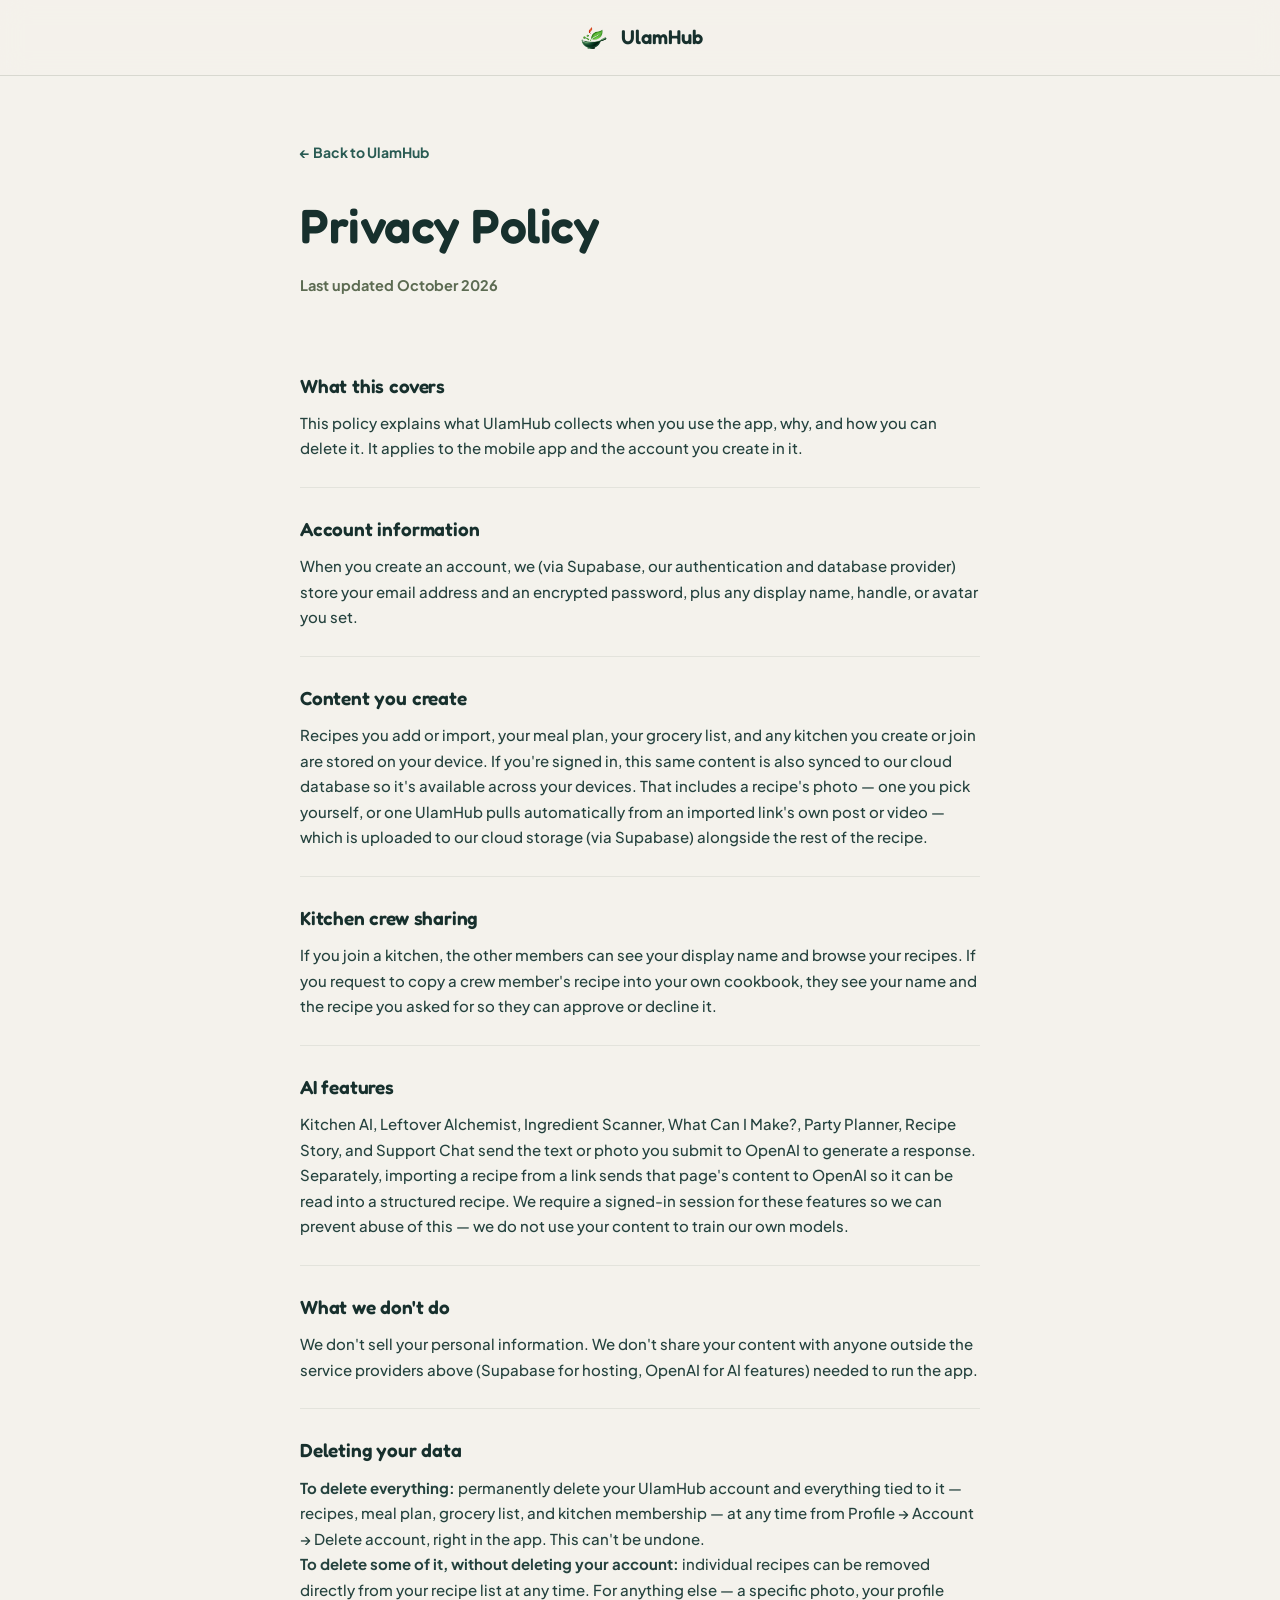
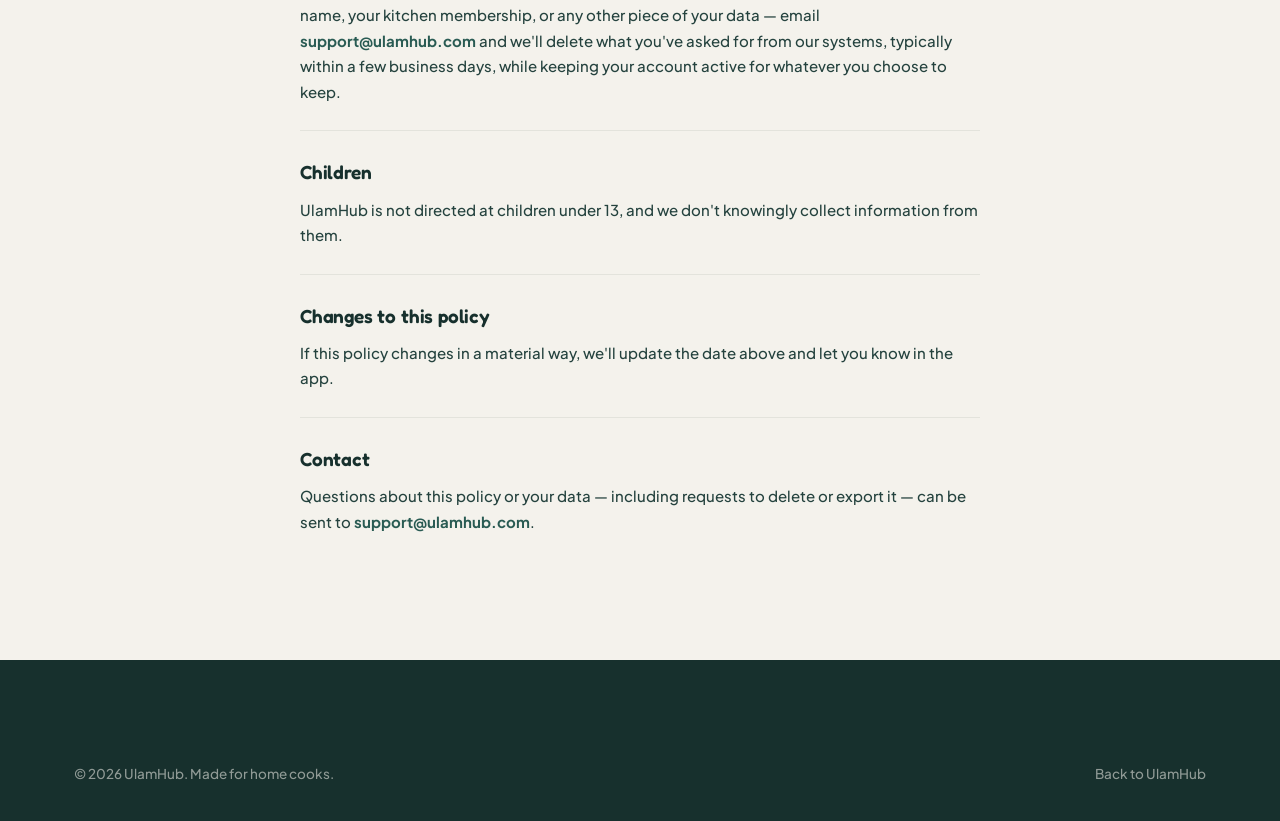
<file: privacy.html>
<!DOCTYPE html>
<html lang="en">
<head>
<meta charset="UTF-8">
<meta name="viewport" content="width=device-width, initial-scale=1">
<title>Privacy Policy — UlamHub</title>
<meta name="description" content="How UlamHub collects, uses, and lets you delete your data.">
<link rel="canonical" href="https://www.ulamhub.com/privacy.html">
<link rel="icon" type="image/png" sizes="32x32" href="assets/icons/favicon-32.png">
<link rel="apple-touch-icon" href="assets/icons/apple-touch-icon.png">
<link rel="preconnect" href="https://fonts.googleapis.com">
<link rel="preconnect" href="https://fonts.gstatic.com" crossorigin>
<link href="https://fonts.googleapis.com/css2?family=Fredoka:wght@500;600&family=Plus+Jakarta+Sans:wght@400;500;600;700;800&display=swap" rel="stylesheet">
<link rel="stylesheet" href="styles.css">
</head>
<body>
<a class="skip-link" href="#main">Skip to content</a>

<header class="legal-nav">
  <div class="container">
    <a class="nav-brand" href="index.html">
      <img src="assets/icons/logo-mark.png" alt="" width="34" height="34">
      UlamHub
    </a>
  </div>
</header>

<main id="main" class="legal-main">
  <div class="container">
    <div class="legal-header">
      <a class="back-link" href="index.html">← Back to UlamHub</a>
      <h1>Privacy Policy</h1>
      <p>Last updated October 2026</p>
    </div>

    <div class="legal-body">
      <div class="legal-section">
        <h2>What this covers</h2>
        <p>This policy explains what UlamHub collects when you use the app, why, and how you can delete it. It applies to the mobile app and the account you create in it.</p>
      </div>
      <div class="legal-section">
        <h2>Account information</h2>
        <p>When you create an account, we (via Supabase, our authentication and database provider) store your email address and an encrypted password, plus any display name, handle, or avatar you set.</p>
      </div>
      <div class="legal-section">
        <h2>Content you create</h2>
        <p>Recipes you add or import, your meal plan, your grocery list, and any kitchen you create or join are stored on your device. If you're signed in, this same content is also synced to our cloud database so it's available across your devices. That includes a recipe's photo — one you pick yourself, or one UlamHub pulls automatically from an imported link's own post or video — which is uploaded to our cloud storage (via Supabase) alongside the rest of the recipe.</p>
      </div>
      <div class="legal-section">
        <h2>Kitchen crew sharing</h2>
        <p>If you join a kitchen, the other members can see your display name and browse your recipes. If you request to copy a crew member's recipe into your own cookbook, they see your name and the recipe you asked for so they can approve or decline it.</p>
      </div>
      <div class="legal-section">
        <h2>AI features</h2>
        <p>Kitchen AI, Leftover Alchemist, Ingredient Scanner, What Can I Make?, Party Planner, Recipe Story, and Support Chat send the text or photo you submit to OpenAI to generate a response. Separately, importing a recipe from a link sends that page's content to OpenAI so it can be read into a structured recipe. We require a signed-in session for these features so we can prevent abuse of this — we do not use your content to train our own models.</p>
      </div>
      <div class="legal-section">
        <h2>What we don't do</h2>
        <p>We don't sell your personal information. We don't share your content with anyone outside the service providers above (Supabase for hosting, OpenAI for AI features) needed to run the app.</p>
      </div>
      <div class="legal-section" id="deleting-your-data">
        <h2>Deleting your data</h2>
        <p><strong>To delete everything:</strong> permanently delete your UlamHub account and everything tied to it — recipes, meal plan, grocery list, and kitchen membership — at any time from Profile → Account → Delete account, right in the app. This can't be undone.</p>
        <p><strong>To delete some of it, without deleting your account:</strong> individual recipes can be removed directly from your recipe list at any time. For anything else — a specific photo, your profile name, your kitchen membership, or any other piece of your data — email <a href="mailto:support@ulamhub.com">support@ulamhub.com</a> and we'll delete what you've asked for from our systems, typically within a few business days, while keeping your account active for whatever you choose to keep.</p>
      </div>
      <div class="legal-section">
        <h2>Children</h2>
        <p>UlamHub is not directed at children under 13, and we don't knowingly collect information from them.</p>
      </div>
      <div class="legal-section">
        <h2>Changes to this policy</h2>
        <p>If this policy changes in a material way, we'll update the date above and let you know in the app.</p>
      </div>
      <div class="legal-section">
        <h2>Contact</h2>
        <p>Questions about this policy or your data — including requests to delete or export it — can be sent to <a href="mailto:support@ulamhub.com">support@ulamhub.com</a>.</p>
      </div>
    </div>
  </div>
</main>

<footer class="site-footer">
  <div class="container">
    <div class="footer-bottom">
      <span>© 2026 UlamHub. Made for home cooks.</span>
      <a href="index.html" style="color:inherit;">Back to UlamHub</a>
    </div>
  </div>
</footer>
</body>
</html>
</file>
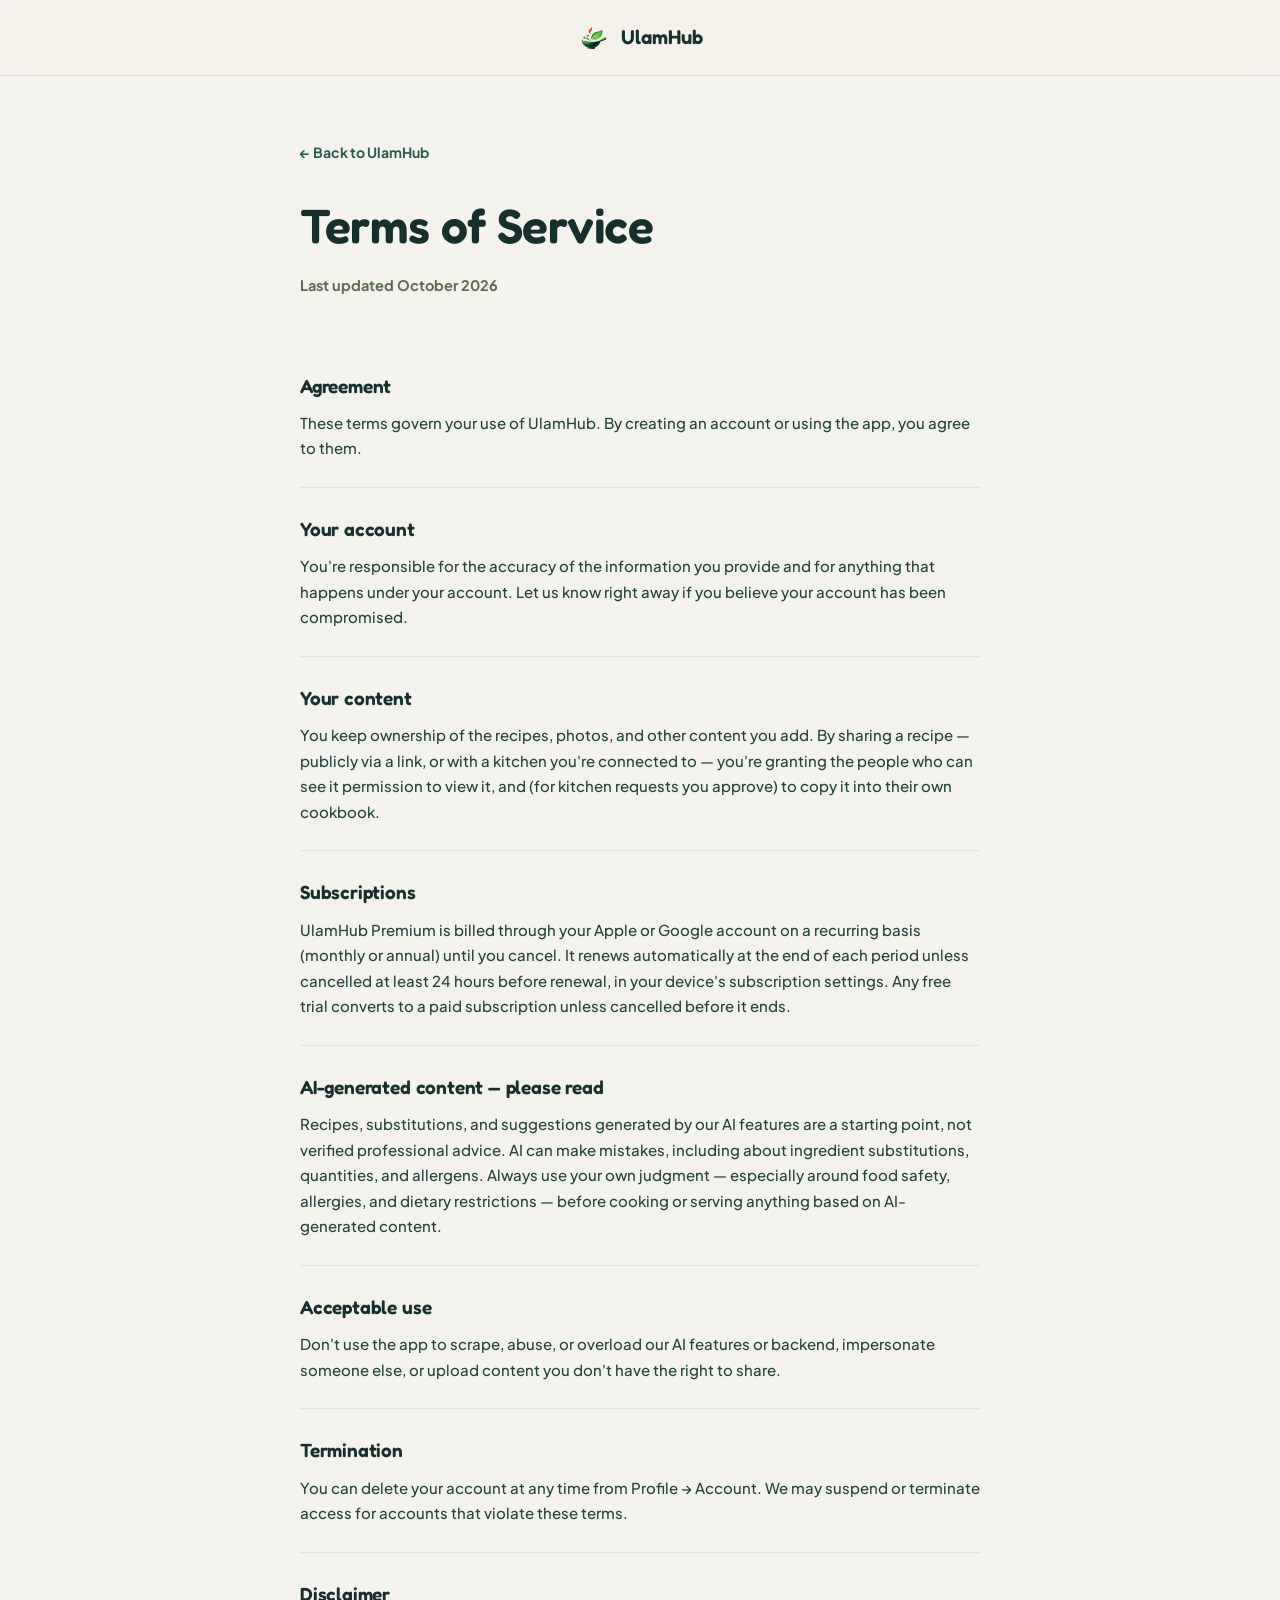
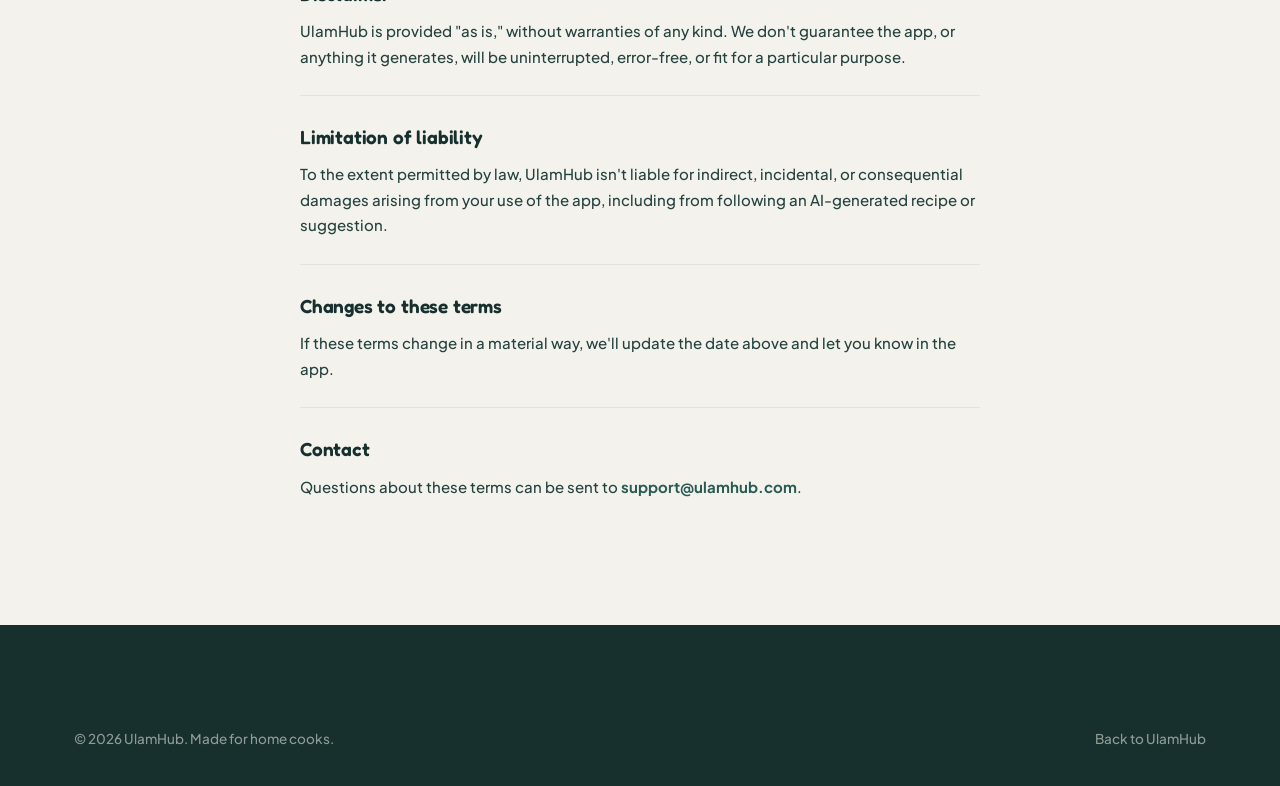
<file: terms.html>
<!DOCTYPE html>
<html lang="en">
<head>
<meta charset="UTF-8">
<meta name="viewport" content="width=device-width, initial-scale=1">
<title>Terms of Service — UlamHub</title>
<meta name="description" content="The terms that govern your use of UlamHub.">
<link rel="canonical" href="https://www.ulamhub.com/terms.html">
<link rel="icon" type="image/png" sizes="32x32" href="assets/icons/favicon-32.png">
<link rel="apple-touch-icon" href="assets/icons/apple-touch-icon.png">
<link rel="preconnect" href="https://fonts.googleapis.com">
<link rel="preconnect" href="https://fonts.gstatic.com" crossorigin>
<link href="https://fonts.googleapis.com/css2?family=Fredoka:wght@500;600&family=Plus+Jakarta+Sans:wght@400;500;600;700;800&display=swap" rel="stylesheet">
<link rel="stylesheet" href="styles.css">
</head>
<body>
<a class="skip-link" href="#main">Skip to content</a>

<header class="legal-nav">
  <div class="container">
    <a class="nav-brand" href="index.html">
      <img src="assets/icons/logo-mark.png" alt="" width="34" height="34">
      UlamHub
    </a>
  </div>
</header>

<main id="main" class="legal-main">
  <div class="container">
    <div class="legal-header">
      <a class="back-link" href="index.html">← Back to UlamHub</a>
      <h1>Terms of Service</h1>
      <p>Last updated October 2026</p>
    </div>

    <div class="legal-body">
      <div class="legal-section">
        <h2>Agreement</h2>
        <p>These terms govern your use of UlamHub. By creating an account or using the app, you agree to them.</p>
      </div>
      <div class="legal-section">
        <h2>Your account</h2>
        <p>You're responsible for the accuracy of the information you provide and for anything that happens under your account. Let us know right away if you believe your account has been compromised.</p>
      </div>
      <div class="legal-section">
        <h2>Your content</h2>
        <p>You keep ownership of the recipes, photos, and other content you add. By sharing a recipe — publicly via a link, or with a kitchen you're connected to — you're granting the people who can see it permission to view it, and (for kitchen requests you approve) to copy it into their own cookbook.</p>
      </div>
      <div class="legal-section">
        <h2>Subscriptions</h2>
        <p>UlamHub Premium is billed through your Apple or Google account on a recurring basis (monthly or annual) until you cancel. It renews automatically at the end of each period unless cancelled at least 24 hours before renewal, in your device's subscription settings. Any free trial converts to a paid subscription unless cancelled before it ends.</p>
      </div>
      <div class="legal-section">
        <h2>AI-generated content — please read</h2>
        <p>Recipes, substitutions, and suggestions generated by our AI features are a starting point, not verified professional advice. AI can make mistakes, including about ingredient substitutions, quantities, and allergens. Always use your own judgment — especially around food safety, allergies, and dietary restrictions — before cooking or serving anything based on AI-generated content.</p>
      </div>
      <div class="legal-section">
        <h2>Acceptable use</h2>
        <p>Don't use the app to scrape, abuse, or overload our AI features or backend, impersonate someone else, or upload content you don't have the right to share.</p>
      </div>
      <div class="legal-section">
        <h2>Termination</h2>
        <p>You can delete your account at any time from Profile → Account. We may suspend or terminate access for accounts that violate these terms.</p>
      </div>
      <div class="legal-section">
        <h2>Disclaimer</h2>
        <p>UlamHub is provided "as is," without warranties of any kind. We don't guarantee the app, or anything it generates, will be uninterrupted, error-free, or fit for a particular purpose.</p>
      </div>
      <div class="legal-section">
        <h2>Limitation of liability</h2>
        <p>To the extent permitted by law, UlamHub isn't liable for indirect, incidental, or consequential damages arising from your use of the app, including from following an AI-generated recipe or suggestion.</p>
      </div>
      <div class="legal-section">
        <h2>Changes to these terms</h2>
        <p>If these terms change in a material way, we'll update the date above and let you know in the app.</p>
      </div>
      <div class="legal-section">
        <h2>Contact</h2>
        <p>Questions about these terms can be sent to <a href="mailto:support@ulamhub.com">support@ulamhub.com</a>.</p>
      </div>
    </div>
  </div>
</main>

<footer class="site-footer">
  <div class="container">
    <div class="footer-bottom">
      <span>© 2026 UlamHub. Made for home cooks.</span>
      <a href="index.html" style="color:inherit;">Back to UlamHub</a>
    </div>
  </div>
</footer>
</body>
</html>
</file>
<file: styles.css>
/* UlamHub marketing site — palette, type scale and radii ported 1:1 from the
   mobile app's design tokens (mobile/src/theme/theme.ts) so the site reads as
   the same product, not a separate brand. Single warm theme, same as the app
   (it has no dark mode of its own), so the page doesn't invent one either. */

:root {
  --cream-deep: #E7E5DE;
  --cream: #F4F2EC;
  --ink: #17302D;
  --ink-soft: #24423E;

  --green: #295B53;
  --green-light: #326F65;

  --teal: #3FA696;
  --teal-dark: #429487;
  --mint: #DFECEA;
  --mint-text: #295B53;

  --sage: #7C8A6E;
  --sage-muted: #6D7A62;
  --sage-text: #5C6B52;
  --text-secondary: #5C6B52;
  --text-tertiary: #7C8369;

  --border: rgba(35, 51, 28, 0.13);
  --divider: rgba(35, 51, 28, 0.08);

  --gold-bg: #F7ECD9;
  --gold-deep: #F3E2C4;
  --gold-chip: #E9C888;
  --gold-text: #8A6319;

  --coral: #E85C43;
  --coral-bg: #F5E4E4;

  --white: #FFFFFF;
  --shadow-color: #23331C;

  --r-sm: 9px;
  --r-md: 14px;
  --r-lg: 18px;
  --r-xl: 22px;
  --r-xxl: 26px;
  --r-pill: 999px;

  --font-heading: "Fredoka", sans-serif;
  --font-body: "Plus Jakarta Sans", sans-serif;

  --max-width: 1180px;
  --nav-h: 76px;
}

/* ---------- Reset & base ---------- */
*, *::before, *::after { box-sizing: border-box; }
html { scroll-behavior: smooth; }
@media (prefers-reduced-motion: reduce) {
  html { scroll-behavior: auto; }
  *, *::before, *::after { animation-duration: 0.01ms !important; animation-iteration-count: 1 !important; transition-duration: 0.01ms !important; scroll-behavior: auto !important; }
}

body {
  margin: 0;
  background: var(--cream);
  color: var(--ink);
  font-family: var(--font-body);
  font-weight: 500;
  font-size: 16px;
  line-height: 1.55;
  -webkit-font-smoothing: antialiased;
  overflow-x: hidden;
}

img { max-width: 100%; display: block; }
a { color: inherit; text-decoration: none; }
ul { margin: 0; padding: 0; list-style: none; }
button { font-family: inherit; cursor: pointer; }

h1, h2, h3, h4 {
  font-family: var(--font-heading);
  font-weight: 600;
  color: var(--ink);
  margin: 0;
  text-wrap: balance;
  letter-spacing: -0.01em;
}

p { margin: 0; }

.container {
  max-width: var(--max-width);
  margin: 0 auto;
  padding: 0 24px;
}

section { position: relative; }

:focus-visible {
  outline: 2.5px solid var(--teal-dark);
  outline-offset: 3px;
  border-radius: 6px;
}

.skip-link {
  position: absolute;
  left: 16px;
  top: -60px;
  background: var(--ink);
  color: var(--white);
  padding: 12px 18px;
  border-radius: var(--r-md);
  z-index: 200;
  font-weight: 700;
  transition: top 0.2s ease;
}
.skip-link:focus { top: 16px; }

/* ---------- Reveal-on-scroll ---------- */
.reveal {
  opacity: 0;
  transform: translateY(22px);
  transition: opacity 0.7s ease, transform 0.7s ease;
}
.reveal.is-visible { opacity: 1; transform: none; }
@media (prefers-reduced-motion: reduce) {
  .reveal { opacity: 1; transform: none; transition: none; }
}

/* ---------- Eyebrow / pill chips ---------- */
.eyebrow {
  display: inline-flex;
  align-items: center;
  gap: 8px;
  background: var(--mint);
  color: var(--mint-text);
  font-family: var(--font-body);
  font-weight: 700;
  font-size: 13.5px;
  padding: 8px 16px;
  border-radius: var(--r-pill);
  letter-spacing: 0.01em;
}

.chip {
  display: inline-flex;
  align-items: center;
  gap: 8px;
  background: var(--white);
  border: 1px solid var(--border);
  color: var(--ink);
  font-weight: 700;
  font-size: 13.5px;
  padding: 9px 16px;
  border-radius: var(--r-pill);
  box-shadow: 0 3px 12px rgba(35,51,28,0.06);
}

/* ---------- Buttons ---------- */
.btn {
  display: inline-flex;
  align-items: center;
  justify-content: center;
  gap: 8px;
  font-family: var(--font-body);
  font-weight: 800;
  font-size: 15.5px;
  padding: 15px 28px;
  border-radius: var(--r-pill);
  border: none;
  transition: transform 0.18s ease, box-shadow 0.18s ease, background 0.18s ease;
  white-space: nowrap;
}
.btn:hover { transform: translateY(-2px); }
.btn-primary {
  background: var(--green);
  color: var(--white);
  box-shadow: 0 10px 24px rgba(41,91,83,0.28);
}
.btn-primary:hover { background: var(--green-light); }
.btn-secondary {
  background: var(--white);
  color: var(--ink);
  border: 1.5px solid var(--border);
}
.btn-secondary:hover { border-color: var(--green); }
.btn-sm { padding: 10px 20px; font-size: 14px; }

/* ---------- Nav ---------- */
.site-nav {
  position: sticky;
  top: 0;
  z-index: 100;
  height: var(--nav-h);
  display: flex;
  align-items: center;
  background: rgba(244, 242, 236, 0.86);
  backdrop-filter: blur(14px) saturate(140%);
  -webkit-backdrop-filter: blur(14px) saturate(140%);
  border-bottom: 1px solid transparent;
  transition: border-color 0.25s ease, box-shadow 0.25s ease;
}
.site-nav.is-scrolled {
  border-bottom-color: var(--border);
  box-shadow: 0 8px 24px rgba(35,51,28,0.06);
}
.nav-inner {
  width: 100%;
  display: flex;
  align-items: center;
  justify-content: space-between;
  gap: 24px;
}
.nav-brand {
  display: flex;
  align-items: center;
  gap: 10px;
  font-family: var(--font-heading);
  font-weight: 600;
  font-size: 20px;
  color: var(--ink);
}
.nav-brand img { width: 34px; height: 34px; border-radius: 9px; }
.nav-links {
  display: flex;
  align-items: center;
  gap: 34px;
}
.nav-links a {
  font-weight: 700;
  font-size: 14.5px;
  color: var(--ink-soft);
  padding: 6px 2px;
  border-bottom: 2px solid transparent;
  transition: color 0.15s ease, border-color 0.15s ease;
}
.nav-links a:hover { color: var(--green); border-color: var(--teal); }
.nav-cta { display: flex; align-items: center; gap: 14px; }
.nav-toggle {
  display: none;
  background: var(--white);
  border: 1px solid var(--border);
  width: 44px;
  height: 44px;
  border-radius: var(--r-md);
  align-items: center;
  justify-content: center;
}
.nav-toggle svg { width: 20px; height: 20px; }

.mobile-menu {
  display: none;
  position: fixed;
  inset: var(--nav-h) 0 0 0;
  background: var(--cream);
  z-index: 99;
  padding: 28px 24px;
  overflow-y: auto;
}
.mobile-menu.is-open { display: block; }
.mobile-menu a {
  display: block;
  font-family: var(--font-heading);
  font-size: 26px;
  font-weight: 600;
  padding: 16px 0;
  border-bottom: 1px solid var(--divider);
}
.mobile-menu .btn { margin-top: 24px; width: 100%; }

/* ---------- Phone mockup ---------- */
.phone {
  position: relative;
  width: 260px;
  border-radius: 38px;
  background: var(--ink);
  padding: 10px;
  box-shadow: 0 30px 60px -18px rgba(23,48,45,0.45), 0 10px 20px -8px rgba(23,48,45,0.25);
  flex-shrink: 0;
}
.phone::before {
  content: "";
  position: absolute;
  top: 20px;
  left: 50%;
  transform: translateX(-50%);
  width: 70px;
  height: 18px;
  background: var(--ink);
  border-radius: var(--r-pill);
  z-index: 2;
}
.phone-screen {
  position: relative;
  border-radius: 28px;
  overflow: hidden;
  aspect-ratio: 260 / 563;
  background: var(--cream);
}
.phone-screen img {
  width: 100%;
  height: 100%;
  object-fit: cover;
  object-position: top center;
}
.phone-lg { width: 300px; }
.phone-sm { width: 210px; }

.phone-video { position: relative; width: 100%; height: 100%; }
.phone-video video {
  width: 100%;
  height: 100%;
  object-fit: cover;
  object-position: top center;
  display: block;
  background: var(--cream);
}
.phone-video-play {
  position: absolute;
  inset: 0;
  width: 100%;
  height: 100%;
  display: flex;
  align-items: center;
  justify-content: center;
  border: none;
  padding: 0;
  cursor: pointer;
  background: rgba(23,48,45,0.18);
  transition: background 0.2s ease, opacity 0.2s ease;
}
.phone-video-play::after {
  content: "";
  position: absolute;
  inset: 0;
  width: 60px;
  height: 60px;
  margin: auto;
  border-radius: 50%;
  background: rgba(23,48,45,0.55);
  z-index: 0;
}
.phone-video-play svg { position: relative; z-index: 1; color: var(--white); margin-left: 3px; }
.phone-video-play:hover { background: rgba(23,48,45,0.28); }
.phone-video.is-playing .phone-video-play { opacity: 0; pointer-events: none; }

/* ---------- Hero ---------- */
.hero {
  padding: 56px 0 110px;
  overflow: hidden;
}
.hero-inner {
  display: grid;
  grid-template-columns: 1.05fr 0.95fr;
  gap: 40px;
  align-items: center;
}
.hero-copy h1 {
  font-size: clamp(40px, 5.4vw, 64px);
  line-height: 1.04;
  margin: 18px 0 20px;
}
.hero-copy p.lede {
  font-size: 18px;
  color: var(--sage-text);
  max-width: 48ch;
  margin-bottom: 32px;
  line-height: 1.6;
}
.hero-ctas { display: flex; flex-wrap: wrap; gap: 14px; margin-bottom: 30px; }
.hero-trust {
  display: flex;
  flex-wrap: wrap;
  gap: 10px;
}
.hero-visual {
  position: relative;
  display: flex;
  justify-content: center;
  align-items: center;
  min-height: 560px;
}
.hero-blob {
  position: absolute;
  width: 480px;
  height: 480px;
  background: radial-gradient(circle at 30% 30%, var(--mint), transparent 70%),
              radial-gradient(circle at 70% 75%, var(--gold-bg), transparent 65%);
  filter: blur(6px);
  border-radius: 50%;
  z-index: 0;
}
.hero-float {
  position: absolute;
  z-index: 2;
  display: flex;
  align-items: center;
  gap: 10px;
  animation: float 6s ease-in-out infinite;
}
.hero-float.f1 { top: 6%; left: -4%; animation-delay: 0.2s; }
.hero-float.f2 { bottom: 10%; right: -6%; animation-delay: 1.4s; }
@keyframes float {
  0%, 100% { transform: translateY(0); }
  50% { transform: translateY(-14px); }
}
@media (prefers-reduced-motion: reduce) {
  .hero-float { animation: none; }
}
.hero-visual .phone { position: relative; z-index: 1; }

/* ---------- Section headers ---------- */
.section-head {
  max-width: 680px;
  margin: 0 auto 52px;
  text-align: center;
}
.section-head.align-left { margin-left: 0; text-align: left; }
.section-head h2 { font-size: clamp(30px, 3.6vw, 42px); margin: 16px 0 14px; }
.section-head p { color: var(--sage-text); font-size: 17px; line-height: 1.6; }

.section-pad { padding: 100px 0; }
.section-pad-sm { padding: 64px 0; }

.bg-deep { background: var(--cream-deep); }
.bg-ink { background: var(--ink); color: var(--cream); }
.bg-ink h2, .bg-ink h3, .bg-ink h4 { color: var(--white); }

/* ---------- What is UlamHub ---------- */
.about-grid {
  display: grid;
  grid-template-columns: 1fr 1fr;
  gap: 56px;
  align-items: center;
}
.about-copy p { font-size: 17.5px; color: var(--ink-soft); line-height: 1.7; margin-bottom: 28px; }
.value-chips { display: flex; flex-wrap: wrap; gap: 12px; }
.about-collage {
  position: relative;
  display: flex;
  justify-content: center;
  align-items: center;
  height: 460px;
}
.about-collage .phone:nth-child(1) { position: absolute; left: 6%; top: 0; transform: rotate(-6deg); z-index: 1; }
.about-collage .phone:nth-child(2) { position: relative; z-index: 2; }
.about-collage .phone:nth-child(3) { position: absolute; right: 2%; bottom: 0; transform: rotate(7deg); z-index: 1; }

/* ---------- Feature grid ---------- */
.feature-grid {
  display: grid;
  grid-template-columns: repeat(4, 1fr);
  gap: 22px;
}
.feature-card {
  background: var(--white);
  border-radius: var(--r-xl);
  padding: 26px 24px 0;
  box-shadow: 0 6px 20px rgba(35,51,28,0.055);
  display: flex;
  flex-direction: column;
  overflow: hidden;
  transition: transform 0.25s ease, box-shadow 0.25s ease;
}
.feature-card:hover { transform: translateY(-5px); box-shadow: 0 16px 34px rgba(35,51,28,0.12); }
.feature-icon {
  width: 46px;
  height: 46px;
  border-radius: var(--r-md);
  display: flex;
  align-items: center;
  justify-content: center;
  font-size: 21px;
  margin-bottom: 16px;
}
.feature-card h3 { font-size: 18px; margin-bottom: 6px; }
.feature-kicker { font-size: 14px; font-weight: 700; color: var(--green); margin-bottom: 10px; }
.feature-card p { font-size: 14.5px; color: var(--sage-text); line-height: 1.6; margin-bottom: 18px; }
.feature-shot {
  margin-top: auto;
  border-radius: var(--r-lg) var(--r-lg) 0 0;
  overflow: hidden;
  aspect-ratio: 300/230;
  background: var(--cream-deep);
}
.feature-shot img { width: 100%; height: 100%; object-fit: cover; object-position: top center; }

/* ---------- Shared Kitchen spotlight ---------- */
.spotlight {
  background: linear-gradient(135deg, var(--gold-bg) 0%, var(--white) 70%);
  border: 1.5px solid var(--gold-chip);
  border-radius: var(--r-xxl);
  padding: 56px;
  display: grid;
  grid-template-columns: 1fr 1fr;
  gap: 48px;
  align-items: center;
  position: relative;
  overflow: hidden;
}
.spotlight-ribbon {
  display: inline-flex;
  align-items: center;
  gap: 8px;
  background: var(--ink);
  color: var(--white);
  font-weight: 800;
  font-size: 13px;
  padding: 8px 16px;
  border-radius: var(--r-pill);
  margin-bottom: 18px;
}
.spotlight h2 { font-size: clamp(28px, 3.2vw, 36px); margin-bottom: 14px; }
.spotlight p.spotlight-lede { font-size: 16.5px; color: var(--ink-soft); line-height: 1.65; margin-bottom: 24px; }
.spotlight-points { display: flex; flex-direction: column; gap: 14px; }
.spotlight-point { display: flex; gap: 12px; align-items: flex-start; font-size: 15px; color: var(--ink-soft); }
.spotlight-point svg { width: 20px; height: 20px; flex-shrink: 0; margin-top: 1px; color: var(--gold-text); }
.spotlight-visual { display: flex; justify-content: center; }

/* ---------- AI tools differentiator ---------- */
.ai-duo-head { text-align: center; max-width: 620px; margin: 0 auto 44px; }
.ai-duo-head h2 { font-size: clamp(28px, 3.2vw, 36px); margin-bottom: 14px; }
.ai-duo-head p { font-size: 16.5px; color: var(--ink-soft); line-height: 1.65; }
.ai-duo-grid { display: grid; grid-template-columns: repeat(3, 1fr); gap: 24px; }
.ai-duo-grid-2 { grid-template-columns: repeat(2, 1fr); max-width: 800px; margin: 0 auto; }
.ai-duo-card {
  border-radius: var(--r-xxl);
  padding: 40px 36px 0;
  display: flex;
  flex-direction: column;
  align-items: center;
  text-align: center;
  gap: 14px;
  overflow: hidden;
}
.ai-duo-icon {
  width: 56px;
  height: 56px;
  border-radius: var(--r-lg);
  display: flex;
  align-items: center;
  justify-content: center;
  font-size: 26px;
  box-shadow: 0 6px 16px rgba(35,51,28,0.08);
}
.ai-duo-card h3 { font-size: 22px; }
.ai-duo-card p { font-size: 15px; color: var(--ink-soft); line-height: 1.6; max-width: 34ch; }
.ai-duo-card .phone { margin-top: 10px; }

/* ---------- Free vs Premium ---------- */
.plan-section { display: grid; grid-template-columns: 1.3fr 1fr; gap: 40px; align-items: start; }
.plan-table { background: var(--white); border-radius: var(--r-xxl); padding: 8px 28px; box-shadow: 0 6px 20px rgba(35,51,28,0.06); }
.plan-row { display: grid; grid-template-columns: 1fr 100px 100px; gap: 12px; align-items: center; padding: 18px 0; border-bottom: 1px solid var(--divider); font-size: 15px; }
.plan-row:last-of-type { border-bottom: none; }
.plan-row span:first-child { color: var(--ink-soft); font-weight: 600; }
.plan-row span:first-child small { display: block; font-weight: 500; color: var(--text-tertiary); font-size: 12px; margin-top: 2px; }
.plan-row span:nth-child(2), .plan-row span:nth-child(3) { text-align: center; font-weight: 800; }
.plan-row.is-yes, .plan-row .is-yes { color: var(--teal-dark); }
.plan-row .is-no { color: var(--text-tertiary); font-weight: 500; }
.plan-row-head { font-family: var(--font-heading); font-weight: 600; }
.plan-row-head span:first-child { color: var(--ink); font-weight: 600; }
.plan-row-head span:nth-child(3) { color: var(--green); }
.plan-footnote { font-size: 13px; color: var(--text-tertiary); line-height: 1.6; padding: 18px 0 14px; }
.plan-pricing { display: flex; flex-direction: column; gap: 16px; }
.price-card { background: var(--white); border-radius: var(--r-xl); padding: 26px 28px; display: flex; flex-direction: column; gap: 4px; box-shadow: 0 6px 20px rgba(35,51,28,0.06); position: relative; }
.price-card.is-featured { background: var(--green); box-shadow: 0 14px 30px rgba(41,91,83,0.28); }
.price-card.is-featured .price-period, .price-card.is-featured .price-amount, .price-card.is-featured .price-note { color: var(--white); }
.price-badge { position: absolute; top: -12px; right: 20px; background: var(--gold-chip); color: var(--gold-text); font-size: 12px; font-weight: 800; padding: 5px 12px; border-radius: var(--r-pill); }
.price-period { font-size: 14px; font-weight: 700; color: var(--sage-text); text-transform: uppercase; letter-spacing: 0.04em; }
.price-amount { font-family: var(--font-heading); font-size: 30px; font-weight: 600; color: var(--ink); }
.price-amount small { font-size: 15px; font-weight: 500; }
.price-note { font-size: 13.5px; color: var(--text-tertiary); }
.price-card.is-featured .price-note { color: rgba(255,255,255,0.75); }

/* ---------- Trust note ---------- */
.trust-note { max-width: 820px; margin: 0 auto 28px; background: var(--mint); border-radius: var(--r-lg); padding: 20px 24px; }
.trust-note p { font-size: 14.5px; color: var(--mint-text); line-height: 1.65; }
.trust-note a { color: var(--green); font-weight: 800; text-decoration: underline; }

/* ---------- Early access form ---------- */
.early-access-form { display: flex; gap: 12px; justify-content: center; flex-wrap: wrap; margin-top: 6px; }
.early-access-form input[type="email"] { font-family: var(--font-body); font-size: 15px; color: var(--ink); background: var(--white); border: none; border-radius: var(--r-pill); padding: 14px 20px; min-width: 260px; }
.early-access-form input[type="email"]:focus { outline: 2.5px solid rgba(255,255,255,0.6); }
.cta-banner .contact-status { color: rgba(255,255,255,0.85); }
.cta-banner .contact-status.is-success { color: var(--white); font-weight: 800; }
.cta-banner .contact-status.is-error { color: #FFD9CF; }
.cta-banner .form-note { color: rgba(255,255,255,0.75); font-size: 14px; margin-top: -24px; margin-bottom: 24px; }

/* ---------- Recipe deep dive ---------- */
.deepdive-grid {
  display: grid;
  grid-template-columns: 1.1fr 1fr;
  gap: 60px;
  align-items: center;
}
.deepdive-phones {
  display: flex;
  justify-content: center;
  gap: -20px;
  position: relative;
  height: 600px;
}
.deepdive-phones .phone:nth-child(1) { position: absolute; left: 50%; transform: translateX(-108%) rotate(-5deg); z-index: 1; }
.deepdive-phones .phone:nth-child(2) { position: relative; z-index: 3; }
.deepdive-phones .phone:nth-child(3) { position: absolute; left: 50%; transform: translateX(8%) rotate(5deg); z-index: 1; }
.deepdive-list { display: flex; flex-direction: column; gap: 22px; margin: 28px 0 32px; }
.deepdive-item { display: flex; gap: 16px; align-items: flex-start; }
.deepdive-dot {
  width: 10px; height: 10px; border-radius: 50%;
  background: var(--teal); margin-top: 8px; flex-shrink: 0;
}
.deepdive-item h4 { font-size: 16.5px; margin-bottom: 4px; }
.deepdive-item p { font-size: 14.5px; color: var(--sage-text); line-height: 1.55; }

.cookmode-banner {
  margin-top: 54px;
  background: var(--ink);
  border-radius: var(--r-xxl);
  padding: 44px;
  display: grid;
  grid-template-columns: 220px 1fr;
  gap: 40px;
  align-items: center;
}
.cookmode-banner h3 { color: var(--white); font-size: 24px; margin-bottom: 12px; }
.cookmode-banner p { color: rgba(244,242,236,0.75); font-size: 15.5px; line-height: 1.6; }
.cookmode-banner .phone { margin: 0 auto; }

/* ---------- Tutorials ---------- */
.tutorial {
  margin-bottom: 86px;
}
.tutorial:last-child { margin-bottom: 0; }
.tutorial-head { display: flex; align-items: center; gap: 14px; margin-bottom: 40px; }
.tutorial-badge {
  font-family: var(--font-heading);
  font-size: 15px;
  background: var(--gold-chip);
  color: var(--gold-text);
  width: 38px; height: 38px;
  border-radius: 11px;
  display: flex; align-items: center; justify-content: center;
}
.tutorial-head h3 { font-size: 24px; }
.tutorial-steps {
  display: grid;
  grid-template-columns: repeat(3, 1fr);
  gap: 24px;
}
.tutorial.steps-2 .tutorial-steps { grid-template-columns: repeat(2, 1fr); max-width: 760px; }
.tutorial-step {
  background: var(--white);
  border-radius: var(--r-xl);
  padding: 20px 20px 0;
  box-shadow: 0 6px 18px rgba(35,51,28,0.06);
  display: flex;
  flex-direction: column;
}
.tutorial-step-num {
  font-family: var(--font-heading);
  font-size: 14px;
  color: var(--teal-dark);
  margin-bottom: 8px;
}
.tutorial-step p { font-size: 14.5px; color: var(--ink-soft); line-height: 1.55; margin-bottom: 18px; min-height: 66px; }
.tutorial-shot {
  border-radius: var(--r-lg) var(--r-lg) 0 0;
  overflow: hidden;
  aspect-ratio: 300/340;
  background: var(--cream-deep);
}
.tutorial-shot img { width: 100%; height: 100%; object-fit: cover; object-position: top center; }


/* ---------- Benefits ---------- */
.benefits-grid {
  display: grid;
  grid-template-columns: repeat(3, 1fr);
  gap: 20px;
}
.benefit-card {
  background: var(--cream-deep);
  border-radius: var(--r-xl);
  padding: 30px 26px;
}
.benefit-icon { font-size: 26px; margin-bottom: 16px; display: block; }
.benefit-card h3 { font-size: 18.5px; margin-bottom: 8px; }
.benefit-card p { font-size: 14.5px; color: var(--sage-text); line-height: 1.6; }

/* ---------- Personalization ---------- */
.personal-grid {
  display: grid;
  grid-template-columns: 1fr 1fr;
  gap: 56px;
  align-items: center;
}
.personal-phones { display: flex; gap: 24px; justify-content: center; }
.quiz-tags { display: flex; flex-wrap: wrap; gap: 10px; margin-top: 26px; }
.quiz-tag {
  background: var(--white);
  border: 1px solid var(--border);
  border-radius: var(--r-pill);
  padding: 8px 15px;
  font-size: 13.5px;
  font-weight: 700;
}

/* ---------- Filipino identity ---------- */
.identity-grid {
  display: grid;
  grid-template-columns: 1fr 1fr;
  gap: 56px;
  align-items: center;
}
.cuisine-pills {
  display: flex;
  flex-wrap: wrap;
  gap: 10px;
  margin-top: 26px;
}
.cuisine-pill {
  padding: 9px 16px;
  border-radius: var(--r-pill);
  font-size: 13.5px;
  font-weight: 700;
  background: var(--gold-bg);
  color: var(--gold-text);
}
.cuisine-pill.root { background: var(--green); color: var(--white); }

/* ---------- Download CTA ---------- */
.cta-banner {
  background: linear-gradient(135deg, var(--green) 0%, var(--green-light) 100%);
  border-radius: var(--r-xxl);
  padding: 72px 56px;
  text-align: center;
  color: var(--white);
}
.cta-banner h2 { color: var(--white); font-size: clamp(30px, 4vw, 44px); margin-bottom: 14px; }
.cta-banner p { color: rgba(255,255,255,0.82); font-size: 17px; margin-bottom: 36px; }
.store-badges { display: flex; justify-content: center; gap: 16px; flex-wrap: wrap; }
.store-badge {
  display: flex;
  align-items: center;
  gap: 12px;
  background: rgba(255,255,255,0.1);
  border: 1.5px solid rgba(255,255,255,0.3);
  color: var(--white);
  padding: 13px 22px;
  border-radius: var(--r-lg);
  cursor: default;
  user-select: none;
}
.store-badge svg { width: 26px; height: 26px; flex-shrink: 0; }
.store-badge .store-label { text-align: left; line-height: 1.25; }
.store-badge .store-sub { font-size: 11px; opacity: 0.75; display: block; }
.store-badge .store-main { font-size: 15.5px; font-weight: 800; display: block; }

/* ---------- FAQ ---------- */
.faq-list { max-width: 820px; margin: 0 auto; display: flex; flex-direction: column; gap: 12px; }
.faq-item {
  background: var(--white);
  border-radius: var(--r-lg);
  border: 1px solid var(--border);
  overflow: hidden;
}
.faq-item summary {
  list-style: none;
  cursor: pointer;
  padding: 20px 24px;
  display: flex;
  align-items: center;
  justify-content: space-between;
  font-family: var(--font-heading);
  font-weight: 600;
  font-size: 16.5px;
  gap: 16px;
}
.faq-item summary::-webkit-details-marker { display: none; }
.faq-item summary .faq-plus {
  width: 26px; height: 26px;
  border-radius: 50%;
  background: var(--mint);
  color: var(--mint-text);
  display: flex; align-items: center; justify-content: center;
  flex-shrink: 0;
  font-size: 17px;
  transition: transform 0.2s ease;
}
.faq-item[open] summary .faq-plus { transform: rotate(45deg); }
.faq-item .faq-body {
  padding: 0 24px 22px;
  color: var(--sage-text);
  font-size: 15px;
  line-height: 1.65;
}

/* ---------- Footer ---------- */
.site-footer { background: var(--ink); color: rgba(244,242,236,0.82); padding: 76px 0 36px; }
.footer-grid {
  display: grid;
  grid-template-columns: 1.4fr repeat(3, 1fr);
  gap: 40px;
  padding-bottom: 48px;
  border-bottom: 1px solid rgba(244,242,236,0.12);
}
.footer-brand { display: flex; align-items: center; gap: 10px; font-family: var(--font-heading); font-size: 20px; color: var(--white); margin-bottom: 14px; }
.footer-brand img { width: 32px; height: 32px; border-radius: 8px; }
.footer-col h4 { color: var(--white); font-size: 13.5px; text-transform: uppercase; letter-spacing: 0.06em; margin-bottom: 18px; font-family: var(--font-body); font-weight: 800; }
.footer-col ul { display: flex; flex-direction: column; gap: 12px; }
.footer-col a { font-size: 14.5px; transition: color 0.15s ease; }
.footer-col a:hover { color: var(--white); }
.footer-tagline { font-size: 14.5px; max-width: 32ch; color: rgba(244,242,236,0.65); line-height: 1.6; }
.footer-bottom {
  padding-top: 28px;
  display: flex;
  justify-content: space-between;
  align-items: center;
  flex-wrap: wrap;
  gap: 12px;
  font-size: 13.5px;
  color: rgba(244,242,236,0.55);
}

/* ---------- Responsive ---------- */
@media (max-width: 1040px) {
  .feature-grid { grid-template-columns: repeat(2, 1fr); }
  .footer-grid { grid-template-columns: 1fr 1fr; gap: 36px 24px; }
  .benefits-grid { grid-template-columns: repeat(2, 1fr); }
  .ai-duo-grid { grid-template-columns: 1fr 1fr; max-width: 560px; margin: 0 auto; }
  .ai-duo-grid .ai-duo-card:first-child { grid-column: 1 / -1; max-width: 360px; margin: 0 auto; }
  .ai-duo-grid-2 { max-width: 560px; }
  .ai-duo-grid-2 .ai-duo-card:first-child { grid-column: auto; max-width: none; margin: 0; }
  .plan-section { grid-template-columns: 1fr; }
  .plan-pricing { flex-direction: row; }
  .price-card { flex: 1; }
}

@media (max-width: 940px) {
  .nav-links { display: none; }
  .nav-cta .btn-secondary,
  .nav-cta .btn-primary { display: none; }
  .nav-toggle { display: flex; }
  .hero-inner { grid-template-columns: 1fr; text-align: center; }
  .hero-copy p.lede { margin-left: auto; margin-right: auto; }
  .hero-ctas, .hero-trust { justify-content: center; }
  .hero-visual { margin-top: 20px; }
  .about-grid, .deepdive-grid, .personal-grid, .identity-grid, .spotlight, .ai-duo-grid { grid-template-columns: 1fr; }
  .ai-duo-grid { gap: 20px; max-width: 360px; margin: 0 auto; }
  .spotlight { padding: 36px 28px; text-align: center; }
  .spotlight-visual { order: -1; margin-bottom: 10px; }
  .spotlight-points { text-align: left; }
  .about-collage { order: -1; height: 380px; margin-bottom: 10px; }
  .deepdive-phones { order: -1; height: 460px; margin-bottom: 10px; }
  .cookmode-banner { grid-template-columns: 1fr; text-align: center; padding: 36px 28px; }
  .cookmode-banner .phone { order: -1; margin-bottom: 20px; }
  .tutorial-steps { grid-template-columns: 1fr !important; max-width: 420px !important; margin: 0 auto; }
  .personal-phones { gap: 14px; }
  .plan-row { grid-template-columns: 1fr 70px 70px; font-size: 14px; }
  .plan-table { padding: 8px 18px; }
}

@media (max-width: 680px) {
  .container { padding: 0 18px; }
  .section-pad { padding: 72px 0; }
  .section-pad-sm { padding: 48px 0; }
  .feature-grid, .benefits-grid { grid-template-columns: 1fr; }
  .footer-grid { grid-template-columns: 1fr; gap: 32px; }
  .cta-banner { padding: 48px 24px; border-radius: var(--r-xl); }
  .hero { padding: 36px 0 70px; }
  .phone-lg { width: 230px; }
  .hero-float { display: none; }
  .deepdive-phones .phone:nth-child(1),
  .deepdive-phones .phone:nth-child(3),
  .about-collage .phone:nth-child(1),
  .about-collage .phone:nth-child(3) { display: none; }
  .footer-bottom { flex-direction: column; align-items: flex-start; }
  .plan-pricing { flex-direction: column; }
  .early-access-form { flex-direction: column; align-items: stretch; }
  .early-access-form input[type="email"] { min-width: 0; }
}

/* ---------- Legal pages (privacy.html / terms.html) ---------- */
.legal-nav {
  position: sticky;
  top: 0;
  z-index: 100;
  height: var(--nav-h);
  display: flex;
  align-items: center;
  background: rgba(244, 242, 236, 0.86);
  backdrop-filter: blur(14px) saturate(140%);
  -webkit-backdrop-filter: blur(14px) saturate(140%);
  border-bottom: 1px solid var(--border);
}
.legal-nav .nav-brand { display: flex; align-items: center; gap: 10px; font-family: var(--font-heading); font-weight: 600; font-size: 20px; color: var(--ink); }
.legal-nav .nav-brand img { width: 34px; height: 34px; border-radius: 9px; }
.legal-main { padding: 64px 0 100px; }
.legal-header { max-width: 680px; margin: 0 auto 48px; }
.legal-header a.back-link { font-weight: 700; font-size: 14px; color: var(--green); display: inline-flex; align-items: center; gap: 6px; margin-bottom: 24px; }
.legal-header h1 { font-size: clamp(32px, 4.2vw, 48px); margin-bottom: 12px; }
.legal-header p { color: var(--text-secondary); font-size: 14.5px; font-weight: 700; }
.legal-body { max-width: 680px; margin: 0 auto; }
.legal-section { padding: 26px 0; border-bottom: 1px solid var(--divider); }
.legal-section:last-child { border-bottom: none; }
.legal-section h2 { font-size: 19px; margin-bottom: 10px; }
.legal-section p { font-size: 15px; color: var(--ink-soft); line-height: 1.7; }
.legal-section a { color: var(--green); font-weight: 700; }

/* ---------- Contact form ---------- */
.contact-form {
  max-width: 680px;
  margin: 0 auto;
  background: var(--white);
  border-radius: var(--r-xl);
  padding: 32px;
  box-shadow: 0 6px 20px rgba(35,51,28,0.06);
}
.contact-row { display: grid; grid-template-columns: 1fr 1fr; gap: 18px; }
.field { display: flex; flex-direction: column; gap: 8px; margin-bottom: 18px; }
.field label { font-family: var(--font-body); font-weight: 800; font-size: 13.5px; color: var(--ink); }
.field input,
.field textarea {
  font-family: var(--font-body);
  font-size: 15px;
  color: var(--ink);
  background: var(--cream);
  border: 1.5px solid var(--border);
  border-radius: var(--r-md);
  padding: 13px 15px;
  resize: vertical;
}
.field input:focus,
.field textarea:focus {
  outline: none;
  border-color: var(--teal-dark);
}
.contact-submit-row { display: flex; align-items: center; gap: 18px; flex-wrap: wrap; }
.contact-status { font-size: 14px; font-weight: 700; color: var(--sage-text); }
.contact-status.is-success { color: var(--green); }
.contact-status.is-error { color: var(--coral); }

@media (max-width: 560px) {
  .contact-row { grid-template-columns: 1fr; gap: 0; }
  .contact-form { padding: 24px 20px; }
}
</file>
